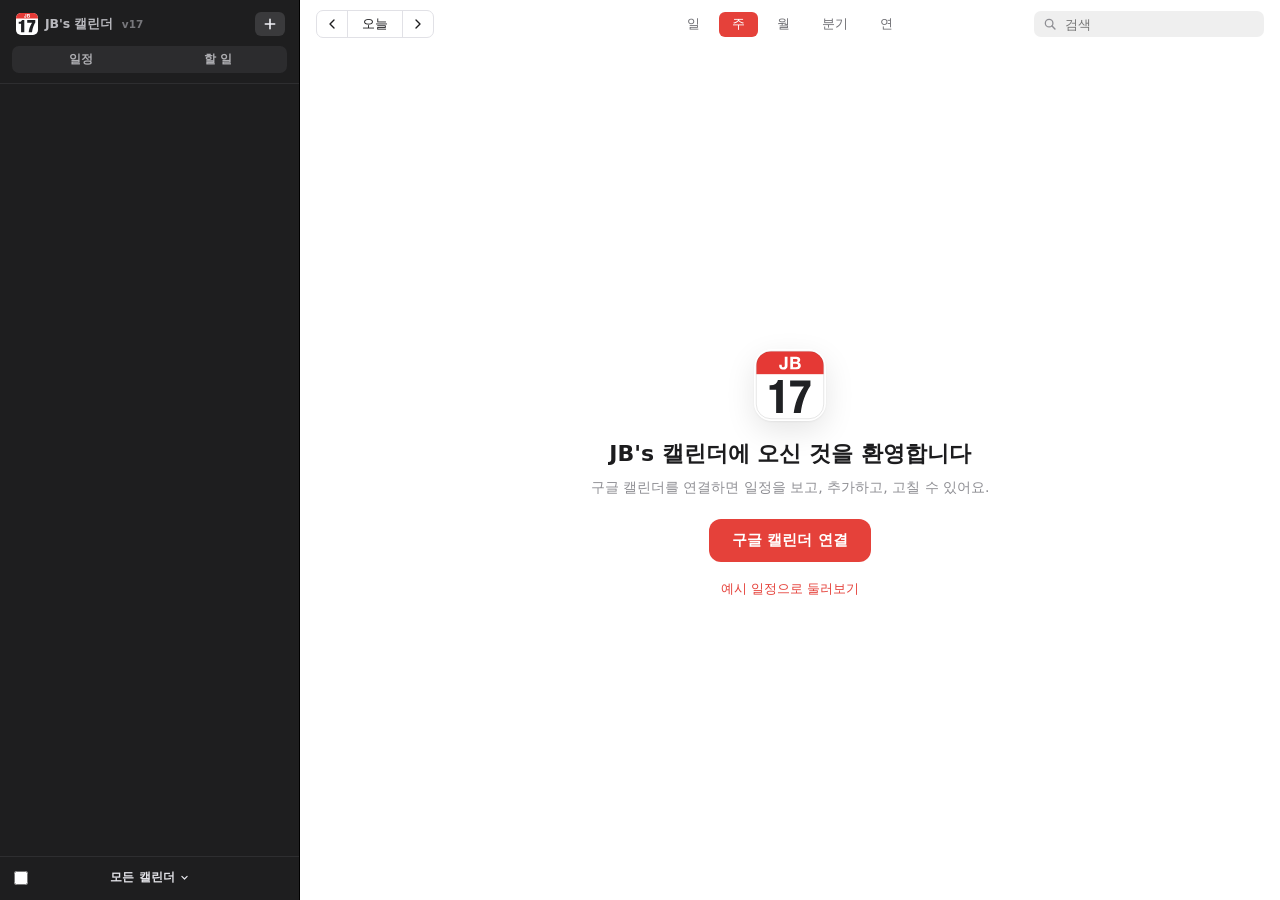
<file: index.html>
<!doctype html>
<html lang="ko">
<head>
  <meta charset="utf-8">
  <meta name="viewport" content="width=device-width, initial-scale=1, viewport-fit=cover">
  <title>JB's 캘린더</title>
  <meta name="description" content="JB 전용 캘린더">
  <meta name="theme-color" content="#ffffff" media="(prefers-color-scheme: light)">
  <meta name="theme-color" content="#1c1c1e" media="(prefers-color-scheme: dark)">
  <meta name="apple-mobile-web-app-capable" content="yes">
  <meta name="mobile-web-app-capable" content="yes">
  <meta name="apple-mobile-web-app-status-bar-style" content="default">
  <meta name="apple-mobile-web-app-title" content="JB's 캘린더">
  <link rel="manifest" href="manifest.webmanifest">
  <link rel="icon" href="icons/favicon-v14.ico" sizes="any">
  <link rel="icon" href="icons/icon-small-v14.svg" type="image/svg+xml">
  <link rel="icon" href="icons/icon-32-v14.png" sizes="32x32" type="image/png">
  <link rel="icon" href="icons/icon-16-v14.png" sizes="16x16" type="image/png">
  <link rel="apple-touch-icon" sizes="180x180" href="icons/apple-touch-icon-v14.png">
  <link rel="stylesheet" href="css/styles.css">
  <script>
    // 글자 크기(이 기기 설정)를 첫 화면부터 적용한다. 설정이 없으면 기본(1배) = JB 폰과 같은 크기
    try { var fs = parseFloat(localStorage.getItem('nanal.textScale')); if (fs > 0.5 && fs < 2) document.documentElement.style.setProperty('--fs', fs); } catch (e) {}
  </script>
</head>
<body>
  <div class="app" id="app">
    <!-- 빠른 입력: 데스크톱은 왼쪽 위 ＋ 아래에 뜨는 작은 창, 휴대폰은 아래에서 올라오는 시트 -->
    <header class="topbar" id="quickPop">
      <div class="qsheet" id="quickSheet" role="dialog" aria-label="새 일정 빠른 입력">
        <div class="qs-grab"></div>
        <div class="qs-head">
          <button type="button" class="qs-btn" id="qsCancel">취소</button>
          <strong>새 일정</strong>
          <button type="submit" class="qs-btn strong" id="qsAdd" form="quickForm">추가</button>
        </div>
        <form class="quick" id="quickForm" autocomplete="off">
          <svg class="quick-icon" viewBox="0 0 24 24" width="18" height="18"><path d="M12 5v14M5 12h14" stroke="currentColor" stroke-width="2.2" stroke-linecap="round"/></svg>
          <input id="quick" type="text" enterkeyhint="done"
            placeholder="빠른 입력: 내일 오후 3시 팀 회의 @본관 /업무" aria-label="자연어로 일정 추가">
          <button type="button" class="qs-paste" id="qsPaste" hidden title="클립보드 글 붙여넣기">붙여넣기</button>
          <div class="quick-preview" id="quickPreview" hidden></div>
        </form>
        <p class="qs-hint">예) 내일 오후 3시 팀 회의 @본관 /업무 · 매주 월수금 9시 스탠드업 · 격주 금요일 3시 보고 12월 31일까지 · 내일 2시 면담 알림 10분 전 · 할 일: 보고서 제출</p>
        <div class="qs-tpl" id="qsTpl" hidden></div>
      </div>
      <div class="account" id="account">
        <span class="badge" id="modeBadge" hidden>데모</span>
        <button class="btn ghost" id="authBtn" type="button">구글 연결</button>
      </div>
    </header>
    <div class="qs-scrim" id="qsScrim"></div>

    <!-- 데스크톱: 왼쪽 막대. 휴대폰: ☰ 로 여는 캘린더·설정 시트 -->
    <aside class="sidebar" id="sidebar">
      <!-- 데스크톱 왼쪽 어두운 막대: 앱 이름 + ＋ / 큰 연·월 + 미니 달력 / 날짜별 일정 / 캘린더 묶음 -->
      <div class="sb-top">
        <div class="brand">
          <img src="icons/icon-small-v14.svg" alt="" width="22" height="22">
          <span id="appName">JB's 캘린더</span> <span class="ver-tag" data-ver></span>
        </div>
        <button class="sb-plus" id="plusBtn" type="button" aria-label="새 일정 빠른 입력" title="새 일정 빠른 입력 (N)">
          <svg viewBox="0 0 24 24" width="16" height="16"><path d="M12 5v14M5 12h14" stroke="currentColor" stroke-width="2.4" stroke-linecap="round"/></svg>
        </button>
      </div>
      <div class="m-menu-head">
        <strong>캘린더</strong>
        <button type="button" class="qs-btn strong" id="menuDone">완료</button>
      </div>
      <div class="m-menu-acts">
        <button type="button" id="mTodayBtn">오늘로 이동</button>
        <button type="button" id="mViewBtn">3일 보기</button>
        <button type="button" id="mDayBtn">일 보기</button>
        <button type="button" id="mTasksBtn">할 일</button>
      </div>
      <section class="mini" id="mini"></section>
      <!-- 데스크톱 왼쪽: 날짜별 일정 / 할 일 목록 바꾸기 -->
      <div class="sb-tabs" id="sbTabs" role="tablist">
        <button type="button" id="sbEvTab" data-sbtab="ev" role="tab">일정</button>
        <button type="button" id="sbTasksTab" data-sbtab="tasks" role="tab">할 일</button>
      </div>
      <section class="upcoming">
        <h2 class="side-h">다가오는 일정</h2>
        <div id="upcoming"></div>
      </section>
      <section class="sb-tasks tp-host" id="sbTasks" aria-label="할 일" hidden></section>
      <section class="cals" id="calsPanel">
        <h2 class="side-h">캘린더</h2>
        <div class="acct-slot" id="acctSlot"></div>
        <div id="calList"></div>
        <div class="cal-set">
          <label class="cs-row">주 시작
            <select id="weekStartSel">
              <option value="1">월요일</option>
              <option value="0">일요일</option>
            </select>
          </label>
          <label class="cs-row">기본 캘린더 <select id="defCalSel" aria-label="새 일정 기본 캘린더"></select></label>
          <label class="cs-row">기본 길이
            <select id="defDurSel" aria-label="새 일정 기본 길이">
              <option value="15">15분</option><option value="30">30분</option><option value="60">1시간</option>
              <option value="90">1시간 30분</option><option value="120">2시간</option>
            </select>
          </label>
          <label class="cs-row">주 번호 표시 <input type="checkbox" id="weekNumChk"></label>
          <label class="cs-row">글자 크기
            <select id="textScaleSel" aria-label="글자 크기(이 기기)">
              <option value="0.9">작게</option><option value="1">보통(기본)</option><option value="1.1">크게</option><option value="1.2">아주 크게</option>
            </select>
          </label>
          <div class="cs-row">버전 <span class="cs-ver"><span data-ver></span> <span id="verState"></span></span></div>
          <div class="cs-btns"><button type="button" class="link-btn" id="updCheck">새 버전 확인</button><button type="button" class="link-btn" id="viewReset" hidden>보기 설정 기본값으로</button></div>
          <label class="cs-row">이 기기 알림 <input type="checkbox" id="notifChk"></label>
          <div class="cs-btns" id="notifMore" hidden><button type="button" class="link-btn" id="notifTest">시험 알림</button><button type="button" class="link-btn" id="notifCals">캘린더별 알림 끄기…</button></div>
          <label class="cs-row">출발지 <input type="text" id="originIn" placeholder="비우면 현재 위치" aria-label="이동 시간 출발지"></label>
          <div class="cs-btns"><button type="button" class="link-btn" id="calManage">캘린더 추가·구독…</button><button type="button" class="link-btn" id="featBtn">구글 추가 권한…</button></div>
          <div class="cs-row cs-sets">캘린더 묶음
            <select id="setSel" aria-label="캘린더 묶음"></select>
          </div>
          <div class="cs-btns"><button type="button" class="link-btn" id="setSave">지금 켠 캘린더를 묶음으로 저장</button><button type="button" class="link-btn" id="setDel" hidden>이 묶음 지우기</button></div>
          <button type="button" class="link-btn" id="unhideBtn" hidden></button>
        </div>
      </section>
      <div class="sb-foot">
        <input type="checkbox" id="allCals" aria-label="모든 캘린더 보기">
        <button type="button" class="sb-set" id="calSetBtn" aria-haspopup="true"><span id="calSetLabel">모든 캘린더</span> <svg viewBox="0 0 12 12" width="9" height="9"><path d="M2.5 4.5 6 8l3.5-3.5" fill="none" stroke="currentColor" stroke-width="1.6" stroke-linecap="round" stroke-linejoin="round"/></svg></button>
      </div>
    </aside>

    <main class="main">
      <!-- 휴대폰 위쪽: 큰 연·월 제목(누르면 오늘로) + 월 달력(손잡이로 한 주까지 접힘) -->
      <div class="m-head">
        <button class="m-month" id="monthToggle" aria-label="오늘로 이동"><span id="mTitle"></span></button>
        <span class="ver-tag" data-ver></span>
      </div>
      <div class="ticker" id="ticker"></div>

      <div class="toolbar">
        <div class="nav">
          <button class="icon-btn" id="prevBtn" aria-label="이전">
            <svg viewBox="0 0 24 24" width="20" height="20"><path d="M15 6l-6 6 6 6" fill="none" stroke="currentColor" stroke-width="2" stroke-linecap="round" stroke-linejoin="round"/></svg>
          </button>
          <button class="btn" id="todayBtn">오늘</button>
          <button class="icon-btn" id="nextBtn" aria-label="다음">
            <svg viewBox="0 0 24 24" width="20" height="20"><path d="M9 6l6 6-6 6" fill="none" stroke="currentColor" stroke-width="2" stroke-linecap="round" stroke-linejoin="round"/></svg>
          </button>
        </div>
        <h1 class="title" id="title"></h1>
        <div class="seg" id="viewSeg" role="tablist">
          <button data-view="day">일</button>
          <button data-view="week">주</button>
          <button data-view="month">월</button>
          <button data-view="quarter">분기</button>
          <button data-view="year">연</button>
        </div>
        <div class="d-search" id="dSearchBox">
          <label class="ds-box">
            <svg viewBox="0 0 24 24" width="14" height="14"><circle cx="10.5" cy="10.5" r="6.5" fill="none" stroke="currentColor" stroke-width="2.2"/><path d="M15.5 15.5l5 5" stroke="currentColor" stroke-width="2.4" stroke-linecap="round"/></svg>
            <input id="dSearch" type="search" placeholder="검색" aria-label="일정 검색" autocomplete="off">
          </label>
          <div class="ds-pop" id="dSearchPop" hidden><div class="ds-list" id="dSearchList"></div></div>
        </div>
      </div>
      <div class="banner" id="banner" hidden></div>
      <div class="banner ask" id="askBanner" hidden>
        <span>할 일(Google Tasks)을 보려면 구글 권한을 한 번 더 허용해 주세요.</span>
        <span class="ask-btns"><button type="button" class="btn small primary" data-act="tasks-consent">허용하기</button><button type="button" class="btn small ghost" data-act="tasks-later">나중에</button></span>
      </div>
      <div class="view" id="view"></div>

    </main>

    <!-- 휴대폰 아래 떠 있는 막대: ☰ 캘린더·설정 / 새 일정 빠른 입력 / 검색 · 새 일정 편집 -->
    <nav class="m-bar" id="mBar">
      <button class="mb-round" id="menuBtn" aria-label="캘린더·설정">
        <svg viewBox="0 0 24 24" width="24" height="24"><path d="M4 7h16M4 12h16M4 17h16" stroke="currentColor" stroke-width="2" stroke-linecap="round"/></svg>
      </button>
      <button class="mb-pill mb-quick" id="quickBtn"><span>새 일정…</span></button>
      <div class="mb-pill mb-pair">
        <button id="searchBtn" aria-label="일정 검색">
          <svg viewBox="0 0 24 24" width="25" height="25"><circle cx="10.5" cy="10.5" r="6.5" fill="none" stroke="currentColor" stroke-width="2"/><path d="M15.5 15.5l5 5" stroke="currentColor" stroke-width="2.2" stroke-linecap="round"/></svg>
        </button>
        <button id="addBtn" aria-label="새 일정 만들기">
          <svg viewBox="0 0 24 24" width="25" height="25"><path d="M12 4.5v15M4.5 12h15" stroke="currentColor" stroke-width="2.1" stroke-linecap="round"/></svg>
        </button>
      </div>
    </nav>

    <div class="m-search" id="searchSheet" role="dialog" aria-label="일정 검색">
      <div class="ms-head">
        <label class="ms-box">
          <svg viewBox="0 0 24 24" width="18" height="18"><circle cx="10.5" cy="10.5" r="6.5" fill="none" stroke="currentColor" stroke-width="2"/><path d="M15.5 15.5l5 5" stroke="currentColor" stroke-width="2.2" stroke-linecap="round"/></svg>
          <input id="searchInput" type="search" enterkeyhint="search" placeholder="제목·장소·메모 검색" aria-label="일정 검색" autocomplete="off">
        </label>
        <button type="button" class="qs-btn" id="searchCancel">취소</button>
      </div>
      <div class="ms-list ag-main m-list" id="searchList"></div>
    </div>

    <!-- 휴대폰 할 일 화면(☰ → 할 일). 내용은 데스크톱 왼쪽 「할 일」과 같은 tp-host 로 그린다 -->
    <div class="m-tasks" id="tasksSheet" role="dialog" aria-label="할 일">
      <div class="mt-head">
        <strong>할 일</strong>
        <button type="button" class="qs-btn strong" id="tasksDone">완료</button>
      </div>
      <div class="mt-body tp-host" id="tasksBody"></div>
    </div>
  </div>

  <dialog class="editor" id="editor">
    <form method="dialog" id="editorForm">
      <div class="ed-head">
        <span class="ed-dot" id="edDot"></span>
        <input name="title" class="ed-title" placeholder="제목" required>
      </div>
      <p class="ed-note ed-parse" id="edParse" hidden></p>
      <p class="ed-note" id="edNote" hidden></p>
      <div class="ed-group">
        <label class="row">캘린더 <select name="calendarId"></select></label>
      </div>
      <div class="ed-group">
        <label class="row switch">종일 <input type="checkbox" name="allDay"></label>
        <div class="row two">
          <span>시작</span>
          <input type="date" name="sDate" required><input type="time" name="sTime" step="300">
        </div>
        <div class="row two">
          <span>종료</span>
          <input type="date" name="eDate" required><input type="time" name="eTime" step="300">
        </div>
        <label class="row">반복 <select name="repeat" aria-label="반복"></select></label>
        <div class="row rep-end" id="edRepEnd" hidden>
          <span>끝</span>
          <span class="rep-end-in">
            <select name="repeatEnd" aria-label="반복 끝"><option value="never">계속</option><option value="until">날짜까지</option><option value="count">횟수</option></select>
            <input type="date" name="repeatUntil" aria-label="반복 끝 날짜"><input type="number" name="repeatCount" min="1" max="730" value="10" aria-label="반복 횟수">
          </span>
        </div>
        <p class="ed-sub" id="edRepText" hidden></p>
        <div class="row al-row"><span>알림</span>
          <div class="alerts" id="edAlerts">
            <select name="reminder" class="al-sel" aria-label="알림">
              <option value="none">없음</option>
              <option value="default">기본</option>
              <option value="0">일정 시작</option>
              <option value="5">5분 전</option>
              <option value="10">10분 전</option>
              <option value="15">15분 전</option>
              <option value="30">30분 전</option>
              <option value="60">1시간 전</option>
              <option value="120">2시간 전</option>
              <option value="1440">1일 전</option>
              <option value="2880">2일 전</option>
              <option value="10080">1주 전</option>
            </select>
            <button type="button" class="link-btn al-add" id="edAlAdd">＋ 알림 추가</button>
          </div>
        </div>
        <label class="row">시간대 <select name="tz" aria-label="시간대"></select></label>
        <p class="ed-sub" id="edTzText" hidden></p>
        <label class="row">표시 <select name="avail" aria-label="바쁨·한가함"><option value="busy">바쁨</option><option value="free">한가함</option></select></label>
      </div>
      <div class="ed-group">
        <label class="row">장소 <input name="location" placeholder="장소 추가"></label>
        <div class="row tv-row" id="edTvRow" hidden><span>이동</span>
          <span class="tv-in"><button type="button" class="link-btn" id="edTvBtn">이동 시간 계산</button><span class="tv-txt" id="edTvTxt"></span></span>
        </div>
        <p class="ed-sub tv-links" id="edTvLinks" hidden></p>
        <label class="row">URL <input name="url" type="url" inputmode="url" placeholder="https://"></label>
        <label class="row col">메모 <textarea name="note" rows="3" placeholder="메모"></textarea></label>
        <div class="row col files-row"><span>첨부</span>
          <div class="file-list" id="edFiles"></div>
          <span class="file-btns"><button type="button" class="link-btn" id="edFileUp">＋ 파일 올리기(구글 드라이브)</button><button type="button" class="link-btn" id="edFileLink">＋ 드라이브 링크 붙이기</button></span>
          <input type="file" id="edFileIn" hidden>
        </div>
      </div>
      <div class="ed-group">
        <div class="row rsvp-row" id="edRsvp" hidden><span>내 응답</span>
          <span class="rsvp-btns"><button type="button" data-rsvp="accepted">수락</button><button type="button" data-rsvp="tentative">미정</button><button type="button" data-rsvp="declined">거절</button></span>
        </div>
        <div class="row col att-row"><span>참석자</span>
          <div class="att-list" id="edAtt"></div>
          <div class="att-in-wrap">
            <input name="attIn" type="text" inputmode="email" enterkeyhint="done" autocomplete="off" placeholder="이름 또는 이메일 넣고 Enter" aria-label="참석자 이름·이메일 추가">
            <div class="att-sug" id="edAttSug" role="listbox" hidden></div>
          </div>
          <button type="button" class="link-btn fb-btn" id="edFbBtn">가용 시간 확인</button>
          <div class="fb" id="edFb" hidden></div>
        </div>
        <label class="row switch" id="edNotifyRow" hidden>참석자에게 메일 보내기 <input type="checkbox" name="notify"></label>
        <label class="row switch" id="edMeetRow">Google Meet 화상회의 추가 <input type="checkbox" name="addMeet"></label>
        <div class="row conf-row" id="edConfRow"><span>Zoom·Teams</span>
          <span class="conf-new"><a class="link-btn" id="edZoomNew" target="_blank" rel="noopener">Zoom 회의 만들기 ↗</a><a class="link-btn" id="edTeamsNew" target="_blank" rel="noopener">Teams 회의 만들기 ↗</a></span>
        </div>
        <p class="ed-sub" id="edConfHint">만든 회의 링크를 URL 칸(또는 메모)에 붙여 넣으면 목록에 「참가」 버튼이 생깁니다.</p>
      </div>
      <a class="ed-link" id="edMeet" target="_blank" rel="noopener" hidden>화상회의 참가 ↗</a>
      <a class="ed-link" id="edUrl" target="_blank" rel="noopener" hidden>URL 열기 ↗</a>
      <a class="ed-link" id="edMap" target="_blank" rel="noopener" hidden>지도에서 보기 ↗</a>
      <a class="ed-link" id="edLink" target="_blank" rel="noopener" hidden>구글 캘린더에서 열기 ↗</a>
      <div class="ed-actions">
        <button type="button" class="btn danger" id="edDelete">삭제</button>
        <span class="spacer"></span>
        <button type="button" class="btn" id="edCancel">취소</button>
        <button type="submit" class="btn primary" id="edSave">저장</button>
      </div>
    </form>
  </dialog>

  <dialog class="editor" id="taskEditor">
    <form method="dialog" id="taskForm">
      <div class="ed-head">
        <span class="tsk-box ed-tbox" id="tfBox" aria-hidden="true"></span>
        <input name="title" class="ed-title" placeholder="할 일" required>
      </div>
      <div class="ed-group">
        <label class="row">목록 <select name="listId"></select></label>
        <label class="row switch">마감일 <input type="checkbox" name="hasDue"></label>
        <label class="row" id="tfDueRow">날짜 <input type="date" name="due"></label>
        <label class="row switch">완료 <input type="checkbox" name="done"></label>
      </div>
      <div class="ed-group">
        <label class="row col">메모 <textarea name="notes" rows="3" placeholder="메모"></textarea></label>
      </div>
      <a class="ed-link" id="tfLink" target="_blank" rel="noopener" hidden>구글 할 일에서 열기 ↗</a>
      <div class="ed-actions">
        <button type="button" class="btn danger" id="tfDelete">삭제</button>
        <span class="spacer"></span>
        <button type="button" class="btn" id="tfCancel">취소</button>
        <button type="submit" class="btn primary" id="tfSave">저장</button>
      </div>
    </form>
  </dialog>

  <!-- 확인·선택 시트: 삭제 확인(반복이면 이 일정만/이후 모두), 길게 누름·「더 보기」 메뉴, 날짜 옮기기 -->
  <dialog class="ask" id="ask" aria-labelledby="askTitle"></dialog>

  <div class="toast" id="toast" hidden></div>
  <div class="upd-bar" id="updBar" role="alert" hidden><span id="updMsg">새 버전이 있습니다</span><button type="button" id="updApply">새 버전 적용</button><button type="button" class="x" id="updLater" aria-label="나중에">✕</button></div>
  <script type="module" src="js/app.js"></script>
</body>
</html>
</file>
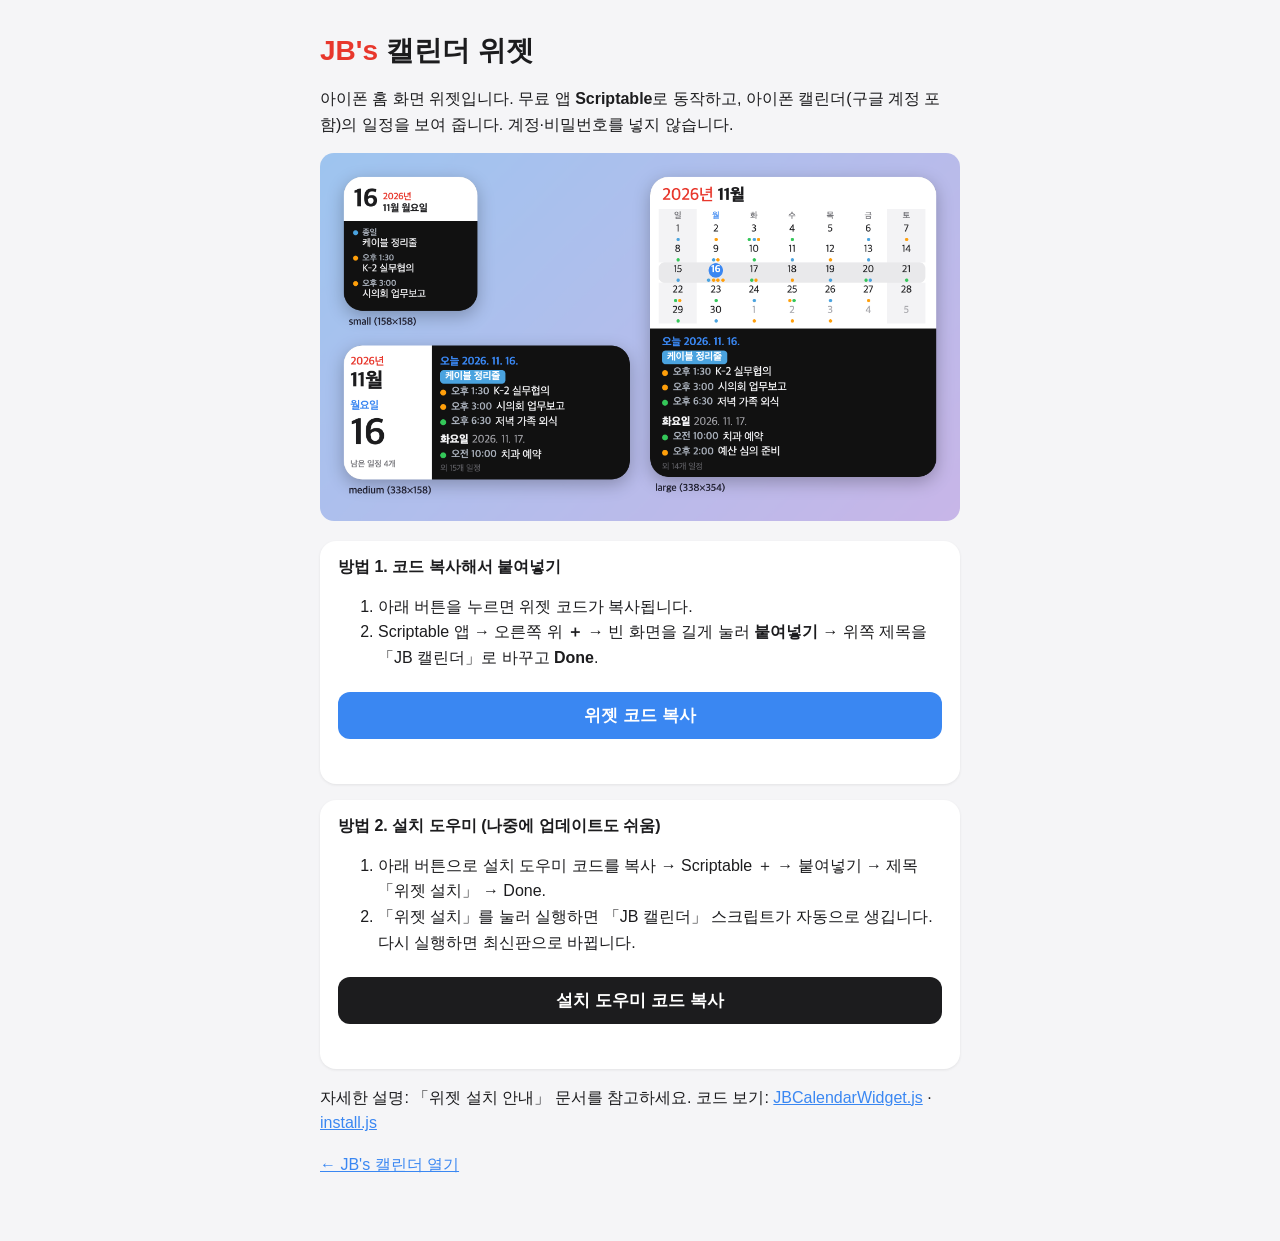
<file: widget/index.html>
<!doctype html>
<html lang="ko">
<head>
<meta charset="utf-8">
<meta name="viewport" content="width=device-width, initial-scale=1">
<title>JB's 캘린더 위젯 설치</title>
<style>
  body { margin: 0; font-family: -apple-system, 'Apple SD Gothic Neo', sans-serif; background: #f5f5f7; color: #1c1c1e; }
  main { max-width: 640px; margin: 0 auto; padding: 24px 18px 48px; }
  h1 { font-size: 28px; margin: 8px 0 4px; } h1 span { color: #e8372c; }
  p, li { line-height: 1.6; font-size: 16px; }
  .card { background: #fff; border-radius: 16px; padding: 16px 18px; margin: 16px 0; box-shadow: 0 1px 3px rgba(0,0,0,.08); }
  button { font: 600 17px -apple-system, sans-serif; color: #fff; background: #3a87f2; border: 0; border-radius: 12px; padding: 12px 18px; width: 100%; margin: 6px 0; }
  button.sub { background: #1c1c1e; }
  .ok { color: #34c759; font-weight: 600; min-height: 1.4em; }
  img { width: 100%; border-radius: 14px; }
  a { color: #3a87f2; }
  @media (prefers-color-scheme: dark) { body { background: #000; color: #f2f2f7; } .card { background: #1c1c1e; } button.sub { background: #3a3a3c; } }
</style>
</head>
<body>
<main>
  <h1><span>JB's</span> 캘린더 위젯</h1>
  <p>아이폰 홈 화면 위젯입니다. 무료 앱 <b>Scriptable</b>로 동작하고, 아이폰 캘린더(구글 계정 포함)의 일정을 보여 줍니다. 계정·비밀번호를 넣지 않습니다.</p>
  <img src="preview.png" alt="위젯 미리보기">
  <div class="card">
    <b>방법 1. 코드 복사해서 붙여넣기</b>
    <ol>
      <li>아래 버튼을 누르면 위젯 코드가 복사됩니다.</li>
      <li>Scriptable 앱 → 오른쪽 위 <b>＋</b> → 빈 화면을 길게 눌러 <b>붙여넣기</b> → 위쪽 제목을 「JB 캘린더」로 바꾸고 <b>Done</b>.</li>
    </ol>
    <button id="copyMain">위젯 코드 복사</button>
    <div class="ok" id="msgMain"></div>
  </div>
  <div class="card">
    <b>방법 2. 설치 도우미 (나중에 업데이트도 쉬움)</b>
    <ol>
      <li>아래 버튼으로 설치 도우미 코드를 복사 → Scriptable ＋ → 붙여넣기 → 제목 「위젯 설치」 → Done.</li>
      <li>「위젯 설치」를 눌러 실행하면 「JB 캘린더」 스크립트가 자동으로 생깁니다. 다시 실행하면 최신판으로 바뀝니다.</li>
    </ol>
    <button class="sub" id="copyInst">설치 도우미 코드 복사</button>
    <div class="ok" id="msgInst"></div>
  </div>
  <p>자세한 설명: 「위젯 설치 안내」 문서를 참고하세요. 코드 보기: <a href="JBCalendarWidget.js">JBCalendarWidget.js</a> · <a href="install.js">install.js</a></p>
  <p><a href="../">← JB's 캘린더 열기</a></p>
</main>
<script>
  const texts = {};
  const load = (f) => fetch(f + '?t=' + Date.now(), { cache: 'no-store' }).then((r) => r.text()).then((t) => { texts[f] = t; });
  const ready = Promise.all([load('JBCalendarWidget.js'), load('install.js')]);
  async function copy(f, msg) {
    const el = document.getElementById(msg);
    try {
      // 아이폰 사파리는 누른 순간에 바로 복사해야 해서, 이미 받아 둔 글을 기다림 없이 넘긴다
      if (!texts[f]) await ready;
      await navigator.clipboard.writeText(texts[f]);
      el.textContent = '복사했습니다. 이제 Scriptable에서 붙여넣으세요.';
    } catch (e) {
      el.textContent = '복사가 안 되면 아래 「코드 보기」를 열어 전체 선택 → 복사하세요.';
    }
  }
  document.getElementById('copyMain').onclick = () => copy('JBCalendarWidget.js', 'msgMain');
  document.getElementById('copyInst').onclick = () => copy('install.js', 'msgInst');
</script>
</body>
</html>
</file>
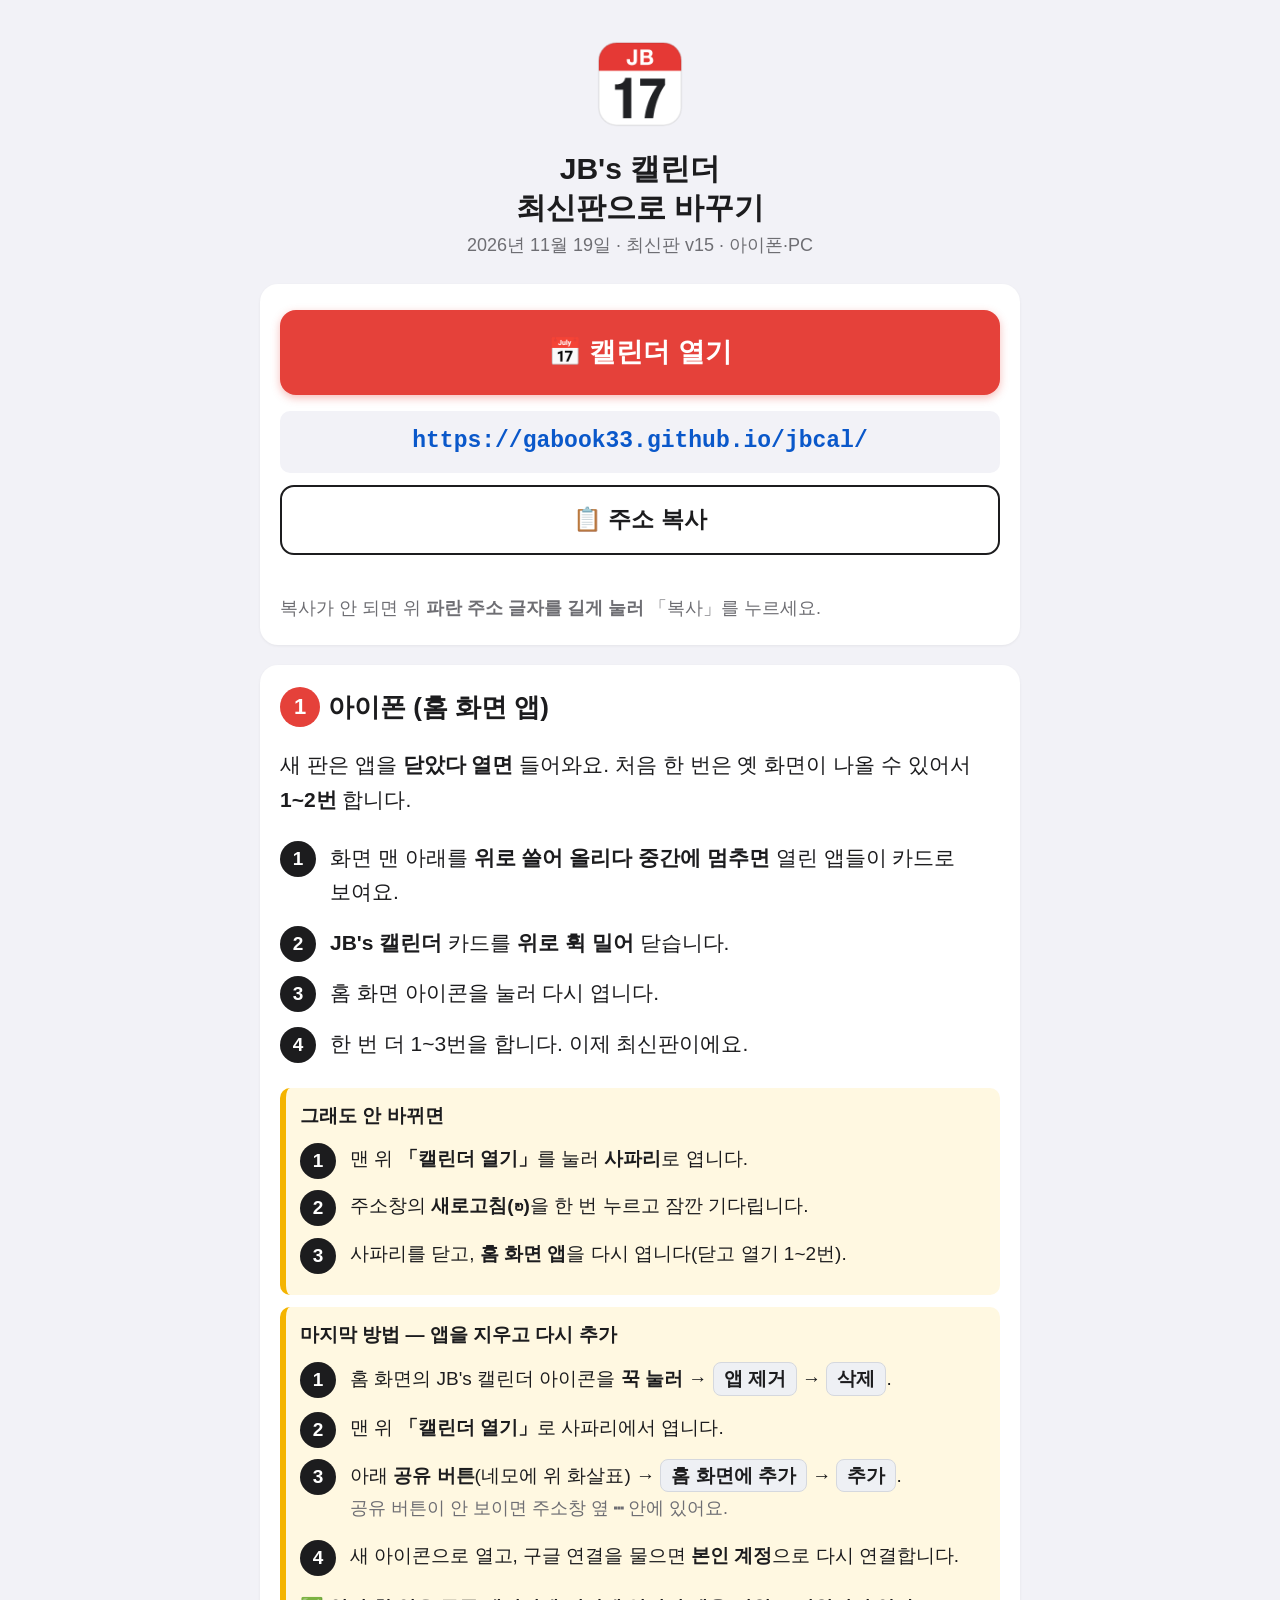
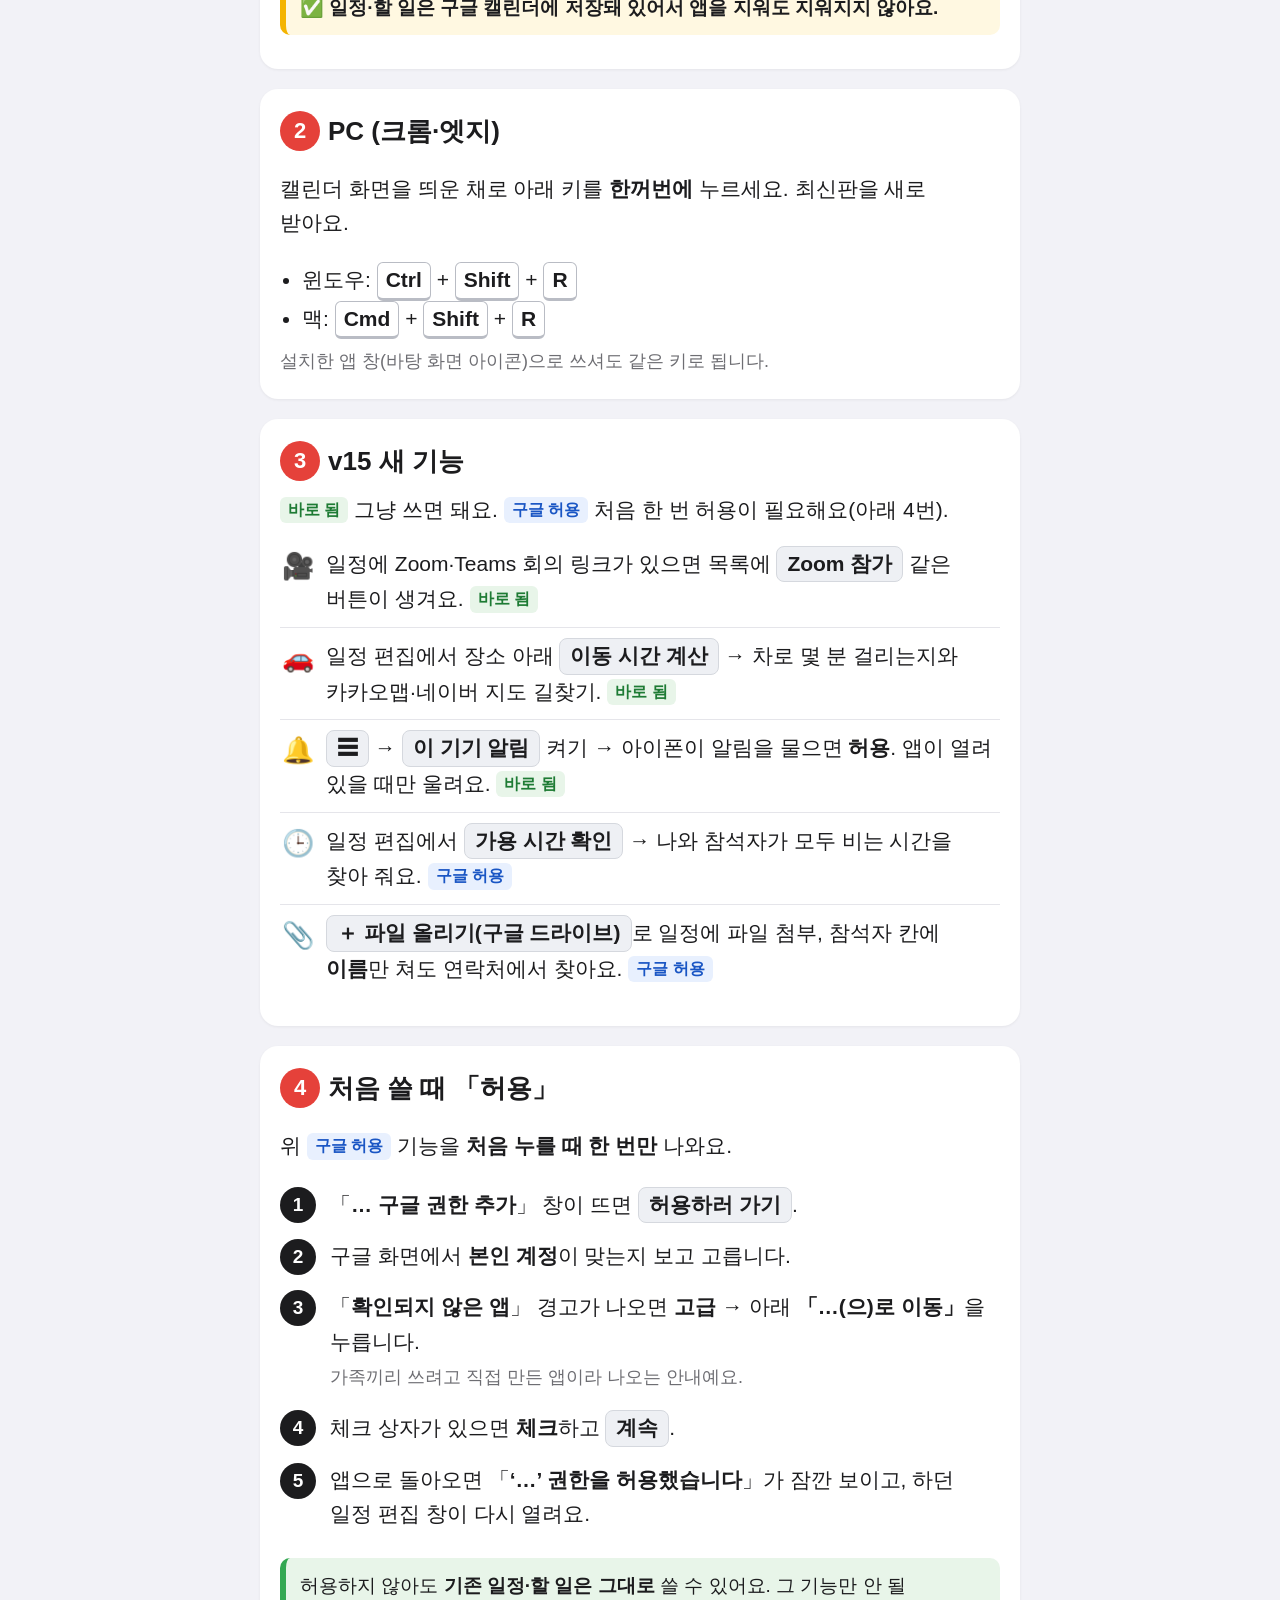
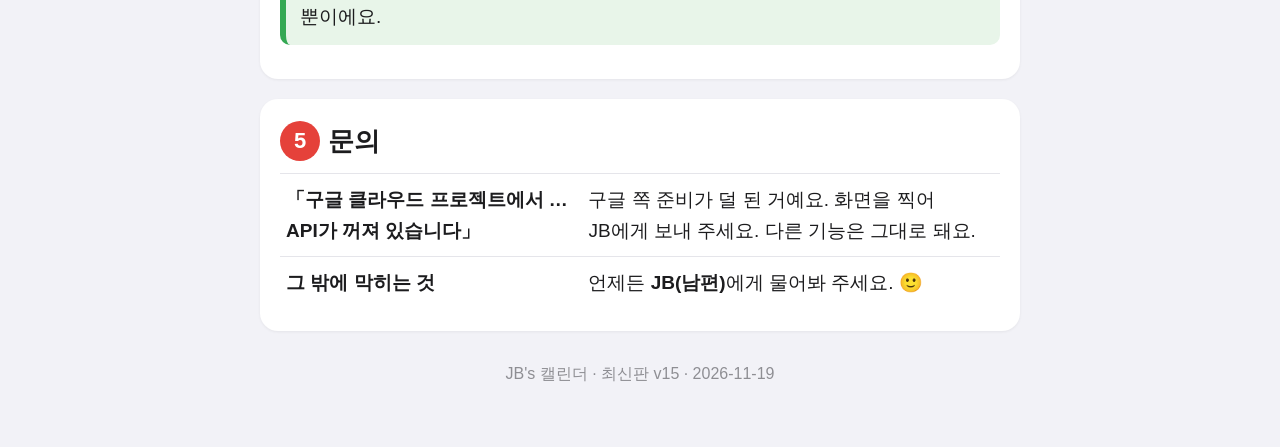
<file: guide-update.html>
<!doctype html>
<html lang="ko">
<head>
<meta charset="utf-8">
<meta name="viewport" content="width=device-width, initial-scale=1">
<meta name="robots" content="noindex">
<title>JB's 캘린더 최신판으로 바꾸기</title>
<style>
  html { -webkit-text-size-adjust: 100%; text-size-adjust: 100%; }
  body { margin: 0; background: #f2f2f7; color: #1c1c1e;
         font-family: -apple-system, BlinkMacSystemFont, "Apple SD Gothic Neo", "Malgun Gothic", "맑은 고딕", sans-serif;
         font-size: 21px; line-height: 1.65; word-break: keep-all; overflow-wrap: break-word; }
  main { max-width: 760px; margin: 0 auto; padding: 18px 16px 60px; }
  header.top { text-align: center; padding: 22px 8px 4px; }
  header.top img { width: 88px; height: 88px; border-radius: 20px; }
  h1 { font-size: 30px; line-height: 1.3; margin: 10px 0 4px; }
  .date { color: #6e6e73; font-size: 18px; margin: 0; }
  section { background: #fff; border-radius: 18px; padding: 22px 20px; margin: 20px 0; box-shadow: 0 1px 3px rgba(0,0,0,.06); }
  h2 { font-size: 26px; line-height: 1.35; margin: 0 0 12px; }
  h2 .no { display: inline-block; min-width: 40px; height: 40px; line-height: 40px; text-align: center; border-radius: 20px;
           background: #e5413a; color: #fff; font-size: 22px; margin-right: 8px; vertical-align: 2px; }
  ol.steps { list-style: none; counter-reset: s; padding: 0; margin: 10px 0; }
  ol.steps > li { counter-increment: s; position: relative; padding: 2px 0 14px 50px; }
  ol.steps > li::before { content: counter(s); position: absolute; left: 0; top: 2px; width: 36px; height: 36px; line-height: 36px;
           text-align: center; border-radius: 50%; background: #1c1c1e; color: #fff; font-weight: 700; font-size: 19px; }
  .btn { display: inline-block; padding: 0 10px; border-radius: 8px; background: #eef0f4; border: 1px solid #d5d8de; font-weight: 700; }
  .key { display: inline-block; padding: 0 8px; border-radius: 6px; background: #fff; border: 1px solid #b9bcc4; border-bottom-width: 3px; font-weight: 700; font-family: inherit; }
  .note { background: #fff8e1; border-left: 6px solid #f4b400; border-radius: 10px; padding: 12px 14px; margin: 12px 0; font-size: 19px; }
  .ok { background: #e8f5e9; border-left: 6px solid #34a853; border-radius: 10px; padding: 12px 14px; margin: 12px 0; font-size: 19px; }
  .sub { font-size: 18px; color: #6e6e73; }
  /* 맨 위: 열기·복사 */
  .hero { text-align: center; }
  a.open { display: block; background: #e5413a; color: #fff; text-decoration: none; font-size: 27px; font-weight: 800;
           padding: 20px 12px; border-radius: 16px; margin: 4px 0 16px; box-shadow: 0 3px 8px rgba(229,65,58,.35); }
  a.open:active { transform: scale(.98); }
  .addr { font-family: ui-monospace, Menlo, Consolas, monospace; font-size: 23px; font-weight: 700; color: #0a58ca; background: #f2f2f7;
          border-radius: 10px; padding: 12px 8px; word-break: break-all; user-select: all; -webkit-user-select: all; -webkit-touch-callout: default; }
  button.copy { margin-top: 12px; width: 100%; font: inherit; font-size: 23px; font-weight: 700; padding: 14px 10px; border-radius: 14px;
                border: 2px solid #1c1c1e; background: #fff; color: #1c1c1e; cursor: pointer; }
  button.copy.done { border-color: #34a853; background: #e8f5e9; color: #1e7b34; }
  #copyMsg { min-height: 1.2em; margin: 10px 0 0; font-size: 19px; }
  #copyMsg.fail { color: #b3261e; font-weight: 700; }
  ul.feat { list-style: none; padding: 0; margin: 8px 0; }
  ul.feat li { padding: 10px 0 10px 46px; position: relative; border-top: 1px solid #e5e5ea; }
  ul.feat li:first-child { border-top: 0; }
  ul.feat .ic { position: absolute; left: 2px; top: 9px; font-size: 26px; }
  .tag { display: inline-block; font-size: 16px; padding: 0 8px; border-radius: 6px; font-weight: 700; vertical-align: 2px; white-space: nowrap; }
  .tag.now { background: #e8f5e9; color: #1e7b34; }
  .tag.ask { background: #e8f0fe; color: #1a56c4; }
  table.trouble { width: 100%; border-collapse: collapse; font-size: 19px; }
  table.trouble td { border-top: 1px solid #e5e5ea; padding: 10px 6px; vertical-align: top; }
  table.trouble td:first-child { width: 42%; font-weight: 700; }
  footer { text-align: center; color: #8e8e93; font-size: 16px; margin-top: 30px; }
  @media (max-width: 480px) { body { font-size: 20px; } h1 { font-size: 27px; } h2 { font-size: 24px; } section { padding: 18px 14px; } .addr { font-size: 20px; } }
</style>
</head>
<body>
<main>

<header class="top">
  <img src="[data-uri]" alt="JB's 캘린더 아이콘">
  <h1>JB's 캘린더<br>최신판으로 바꾸기</h1>
  <p class="date">2026년 11월 19일 · 최신판 v15 · 아이폰·PC</p>
</header>

<section class="hero" id="top">
  <a class="open" href="https://gabook33.github.io/jbcal/" target="_blank" rel="noopener">📅 캘린더 열기</a>
  <div class="addr" id="addr">https://gabook33.github.io/jbcal/</div>
  <button type="button" class="copy" id="copyBtn">📋 주소 복사</button>
  <p id="copyMsg" role="status" aria-live="polite"></p>
  <p class="sub" style="margin:6px 0 0;text-align:left">복사가 안 되면 위 <b>파란 주소 글자를 길게 눌러</b> 「복사」를 누르세요.</p>
</section>

<section id="s1">
  <h2><span class="no">1</span>아이폰 (홈 화면 앱)</h2>
  <p>새 판은 앱을 <b>닫았다 열면</b> 들어와요. 처음 한 번은 옛 화면이 나올 수 있어서 <b>1~2번</b> 합니다.</p>
  <ol class="steps">
    <li>화면 맨 아래를 <b>위로 쓸어 올리다 중간에 멈추면</b> 열린 앱들이 카드로 보여요.</li>
    <li><b>JB's 캘린더</b> 카드를 <b>위로 휙 밀어</b> 닫습니다.</li>
    <li>홈 화면 아이콘을 눌러 다시 엽니다.</li>
    <li>한 번 더 1~3번을 합니다. 이제 최신판이에요.</li>
  </ol>

  <div class="note"><b>그래도 안 바뀌면</b>
    <ol class="steps" style="margin-bottom:0">
      <li>맨 위 <b>「캘린더 열기」</b>를 눌러 <b>사파리</b>로 엽니다.</li>
      <li>주소창의 <b>새로고침(↻)</b>을 한 번 누르고 잠깐 기다립니다.</li>
      <li>사파리를 닫고, <b>홈 화면 앱</b>을 다시 엽니다(닫고 열기 1~2번).</li>
    </ol>
  </div>

  <div class="note"><b>마지막 방법 — 앱을 지우고 다시 추가</b>
    <ol class="steps" style="margin-bottom:0">
      <li>홈 화면의 JB's 캘린더 아이콘을 <b>꾹 눌러</b> → <span class="btn">앱 제거</span> → <span class="btn">삭제</span>.</li>
      <li>맨 위 <b>「캘린더 열기」</b>로 사파리에서 엽니다.</li>
      <li>아래 <b>공유 버튼</b>(네모에 위 화살표) → <span class="btn">홈 화면에 추가</span> → <span class="btn">추가</span>.<br><span class="sub">공유 버튼이 안 보이면 주소창 옆 <b>⋯</b> 안에 있어요.</span></li>
      <li>새 아이콘으로 열고, 구글 연결을 물으면 <b>본인 계정</b>으로 다시 연결합니다.</li>
    </ol>
    <p style="margin:6px 0 0">✅ <b>일정·할 일은 구글 캘린더에 저장돼 있어서 앱을 지워도 지워지지 않아요.</b></p>
  </div>
</section>

<section id="s2">
  <h2><span class="no">2</span>PC (크롬·엣지)</h2>
  <p>캘린더 화면을 띄운 채로 아래 키를 <b>한꺼번에</b> 누르세요. 최신판을 새로 받아요.</p>
  <ul style="padding-left:22px;margin:8px 0">
    <li>윈도우: <span class="key">Ctrl</span> + <span class="key">Shift</span> + <span class="key">R</span></li>
    <li>맥: <span class="key">Cmd</span> + <span class="key">Shift</span> + <span class="key">R</span></li>
  </ul>
  <p class="sub" style="margin:0">설치한 앱 창(바탕 화면 아이콘)으로 쓰셔도 같은 키로 됩니다.</p>
</section>

<section id="s3">
  <h2><span class="no">3</span>v15 새 기능</h2>
  <p style="margin:0 0 4px"><span class="tag now">바로 됨</span> 그냥 쓰면 돼요. <span class="tag ask">구글 허용</span> 처음 한 번 허용이 필요해요(아래 4번).</p>
  <ul class="feat">
    <li><span class="ic">🎥</span>일정에 Zoom·Teams 회의 링크가 있으면 목록에 <span class="btn">Zoom 참가</span> 같은 버튼이 생겨요. <span class="tag now">바로 됨</span></li>
    <li><span class="ic">🚗</span>일정 편집에서 장소 아래 <span class="btn">이동 시간 계산</span> → 차로 몇 분 걸리는지와 카카오맵·네이버 지도 길찾기. <span class="tag now">바로 됨</span></li>
    <li><span class="ic">🔔</span><span class="btn">☰</span> → <span class="btn">이 기기 알림</span> 켜기 → 아이폰이 알림을 물으면 <b>허용</b>. 앱이 열려 있을 때만 울려요. <span class="tag now">바로 됨</span></li>
    <li><span class="ic">🕒</span>일정 편집에서 <span class="btn">가용 시간 확인</span> → 나와 참석자가 모두 비는 시간을 찾아 줘요. <span class="tag ask">구글 허용</span></li>
    <li><span class="ic">📎</span><span class="btn">＋ 파일 올리기(구글 드라이브)</span>로 일정에 파일 첨부, 참석자 칸에 <b>이름</b>만 쳐도 연락처에서 찾아요. <span class="tag ask">구글 허용</span></li>
  </ul>
</section>

<section id="s4">
  <h2><span class="no">4</span>처음 쓸 때 「허용」</h2>
  <p>위 <span class="tag ask">구글 허용</span> 기능을 <b>처음 누를 때 한 번만</b> 나와요.</p>
  <ol class="steps">
    <li>「<b>… 구글 권한 추가</b>」 창이 뜨면 <span class="btn">허용하러 가기</span>.</li>
    <li>구글 화면에서 <b>본인 계정</b>이 맞는지 보고 고릅니다.</li>
    <li>「<b>확인되지 않은 앱</b>」 경고가 나오면 <b>고급</b> → 아래 <b>「…(으)로 이동」</b>을 누릅니다.<br><span class="sub">가족끼리 쓰려고 직접 만든 앱이라 나오는 안내예요.</span></li>
    <li>체크 상자가 있으면 <b>체크</b>하고 <span class="btn">계속</span>.</li>
    <li>앱으로 돌아오면 「<b>‘…’ 권한을 허용했습니다</b>」가 잠깐 보이고, 하던 일정 편집 창이 다시 열려요.</li>
  </ol>
  <div class="ok">허용하지 않아도 <b>기존 일정·할 일은 그대로</b> 쓸 수 있어요. 그 기능만 안 될 뿐이에요.</div>
</section>

<section id="s5">
  <h2><span class="no">5</span>문의</h2>
  <table class="trouble">
    <tr><td>「구글 클라우드 프로젝트에서 … API가 꺼져 있습니다」</td><td>구글 쪽 준비가 덜 된 거예요. 화면을 찍어 JB에게 보내 주세요. 다른 기능은 그대로 돼요.</td></tr>
    <tr><td>그 밖에 막히는 것</td><td>언제든 <b>JB(남편)</b>에게 물어봐 주세요. 🙂</td></tr>
  </table>
</section>

<footer>JB's 캘린더 · 최신판 v15 · 2026-11-19</footer>
</main>
<script>
(function () {
  var URL_ = 'https://gabook33.github.io/jbcal/';
  var btn = document.getElementById('copyBtn'), msg = document.getElementById('copyMsg'), addr = document.getElementById('addr');
  function ok() { btn.classList.add('done'); btn.textContent = '✅ 복사했어요'; msg.className = ''; msg.textContent = '사파리 주소창에 붙여 넣으세요.'; }
  function fail() {
    msg.className = 'fail'; msg.textContent = '자동 복사가 안 됐어요. 위 파란 주소를 길게 눌러 「복사」를 누르세요.';
    try { var r = document.createRange(); r.selectNodeContents(addr); var s = window.getSelection(); s.removeAllRanges(); s.addRange(r); } catch (e) {}
  }
  btn.addEventListener('click', function () {
    if (navigator.clipboard && window.isSecureContext) navigator.clipboard.writeText(URL_).then(ok, fail);
    else fail();
  });
})();
</script>
</body>
</html>
</file>
<file: css/styles.css>
/* JB's 캘린더 — 화면 스타일. 밝은/어두운 모드 모두 지원
   휴대폰: 위 밝은 월 달력(점 표시, 손잡이로 한 주까지 접힘) + 아래 어두운 날짜별 목록 + 떠 있는 아래 막대.
   데스크톱: 왼쪽 어두운 막대(큰 연·월, 미니 달력, 날짜별 일정, 캘린더 묶음) + 오른쪽 밝은 달력(일·주·월·분기·연). */
:root {
  --bg: #ffffff;
  --panel: #ffffff;
  --side: #f5f5f7;
  --grouped: #f2f2f7;
  --card: #ffffff;
  --band: #f7f7f9;
  --line: #e1e1e6;
  --line-soft: #ececf0;
  --text: #1c1c1e;
  --muted: #8e8e93;
  --accent: #e5413a;
  --accent-ink: #ffffff;
  --accent-soft: #fdebea;
  --now: #e5413a;
  --sun: #e5413a;
  --sat: #2f78f0;
  --shadow: 0 1px 2px rgb(0 0 0 / .05), 0 10px 30px rgb(0 0 0 / .10);
  --hair: .5px;
  --r: 12px;
  --sidebar: 280px;
  --tabbar: 52px;
  color-scheme: light dark;
  font-family: -apple-system, BlinkMacSystemFont, "Apple SD Gothic Neo", Pretendard, "Malgun Gothic", "Noto Sans KR", system-ui, sans-serif;
  -webkit-font-smoothing: antialiased;
  -webkit-tap-highlight-color: transparent;
}
/* 휴대폰 화면 색: 위 달력은 밝게, 아래 목록은 늘 어둡게 */
:root {
  --m-red: #e8372c; --m-blue: #3a87f2; --m-sel: #1c1c1e; --m-sel-ink: #fff; --m-other: #a5a5aa; --m-wkend: #f3f3f5; --m-band: #e9e9eb;
  --m-grab: #8a8a8e; --m-bg: #111111; --m-sep: #2a2a2c; --m-gray: #a1a1a6; --m-time: #a9b0bb;
}
@media (prefers-color-scheme: dark) {
  :root { --m-red: #ff5146; --m-sel: #f2f2f7; --m-sel-ink: #000; --m-other: #5a5a5f; --m-wkend: #232326; --m-band: #2e2e31; --m-grab: #6a6a6e; }
}
@media (prefers-color-scheme: dark) {
  :root {
    --bg: #1c1c1e; --panel: #1c1c1e; --side: #232326; --grouped: #000000; --card: #1c1c1e; --band: #252528;
    --line: #38383c; --line-soft: #2c2c30;
    --text: #f2f2f7; --muted: #8e8e93; --accent: #ff554d; --accent-soft: #3a2120; --now: #ff554d;
    --sun: #ff6a62; --sat: #5ea2ff;
    --shadow: 0 1px 2px rgb(0 0 0 / .4), 0 14px 36px rgb(0 0 0 / .5);
  }
}

* { box-sizing: border-box; }
html, body { margin: 0; height: 100%; background: var(--bg); color: var(--text); }
/* 아이폰 사파리가 기기 설정에 따라 일부 글자만 저절로 키우지 않게(밝은/다크·기기와 상관없이 CSS 크기 그대로) */
html { -webkit-text-size-adjust: 100%; text-size-adjust: 100%; }
/* 글자 크기: --fs 배율(기본 1 = JB 폰과 같은 크기). 설정 「글자 크기」가 이 기기에만 바꾼다(localStorage nanal.textScale) */
:root { --fs: 1; }
body { overflow: hidden; font-size: calc(14px * var(--fs, 1)); }
button { font: inherit; color: inherit; background: none; border: 0; cursor: pointer; padding: 0; }
input, select, textarea { font: inherit; color: inherit; }
[hidden] { display: none !important; }
.spacer { flex: 1; }

/* ---------- 큰 틀 (데스크톱) ---------- */
.app {
  display: grid;
  grid-template-columns: var(--sidebar) 1fr;
  grid-template-rows: auto 1fr;
  grid-template-areas: "top top" "side main";
  height: 100vh; height: 100dvh;
  padding: env(safe-area-inset-top) env(safe-area-inset-right) 0 env(safe-area-inset-left);
}
.topbar {
  grid-area: top; display: flex; align-items: center; gap: 16px;
  padding: 10px 16px; border-bottom: 1px solid var(--line); background: var(--side);
}
.brand { display: flex; align-items: center; gap: 10px; width: calc(var(--sidebar) - 32px); font-weight: 800; font-size: calc(17px * var(--fs, 1)); letter-spacing: -.02em; flex: none; }
.brand img { border-radius: 7px; box-shadow: 0 1px 3px rgb(0 0 0 / .18); }
.account { margin-left: auto; display: flex; align-items: center; gap: 8px; }
.badge { font-size: calc(11px * var(--fs, 1)); font-weight: 700; padding: 3px 8px; border-radius: 99px; background: var(--accent-soft); color: var(--accent); }

.sidebar {
  grid-area: side; overflow-y: auto; background: var(--side);
  border-right: 1px solid var(--line); padding: 14px 14px 32px;
}
.main { grid-area: main; display: flex; flex-direction: column; min-width: 0; min-height: 0; background: var(--panel); }
.view { flex: 1; min-height: 0; position: relative; }

/* 휴대폰 전용 요소는 데스크톱에서 숨김 */
.m-head, .ticker, .m-bar, .m-search, .m-tasks, .m-menu-head, .m-menu-acts, .qs-scrim, .qs-grab, .qs-head, .qs-hint { display: none; }
.qsheet { display: contents; }

/* ---------- 버튼 ---------- */
.btn {
  border: 1px solid var(--line); background: var(--panel); border-radius: 8px;
  padding: 6px 12px; font-weight: 600; font-size: calc(13px * var(--fs, 1)); white-space: nowrap;
}
.btn:hover { background: var(--line-soft); }
.btn.ghost { background: transparent; }
.btn.primary { background: var(--accent); color: var(--accent-ink); border-color: transparent; }
.btn.primary:hover { filter: brightness(1.06); }
.btn.danger { color: var(--now); }
.btn.small { padding: 3px 9px; font-size: calc(12px * var(--fs, 1)); }
.btn.big { padding: 11px 22px; font-size: calc(15px * var(--fs, 1)); border-radius: 12px; }
.icon-btn { width: 32px; height: 32px; border-radius: 8px; display: inline-grid; place-items: center; color: var(--muted); }
.icon-btn:hover { background: var(--line-soft); color: var(--text); }
.icon-btn.sm { width: 26px; height: 26px; font-size: calc(18px * var(--fs, 1)); }
.link-btn { color: var(--accent); font-size: calc(13px * var(--fs, 1)); margin-top: 8px; }

/* ---------- 빠른 입력 ---------- */
.quick { position: relative; flex: 1; max-width: 680px; }
.quick input {
  width: 100%; height: 38px; border-radius: 10px; border: 1px solid var(--line);
  background: var(--panel); padding: 0 14px 0 38px; font-size: calc(15px * var(--fs, 1)); outline: none;
  box-shadow: 0 1px 1px rgb(0 0 0 / .03);
}
.quick input:focus { border-color: var(--accent); box-shadow: 0 0 0 3px color-mix(in srgb, var(--accent) 20%, transparent); }
.quick-icon { position: absolute; left: 12px; top: 10px; color: var(--accent); }
.quick-preview {
  position: absolute; left: 0; right: 0; top: 46px; z-index: 30;
  background: var(--panel); border: 1px solid var(--line); border-radius: 12px; box-shadow: var(--shadow);
  padding: 11px 14px; display: flex; flex-wrap: wrap; align-items: center; gap: 6px 12px; font-size: calc(13px * var(--fs, 1));
}
.quick-preview strong { width: 100%; font-size: calc(15px * var(--fs, 1)); display: flex; align-items: center; gap: 8px; }
.quick-preview strong::before { content: ""; width: 4px; height: 18px; border-radius: 2px; background: var(--c); flex: none; }
.pv-row { color: var(--muted); }
.pv-row em { display: none; }
.quick-preview .pv-date { color: var(--text); font-weight: 600; }
.pv-why { font-size: calc(11px * var(--fs, 1)); font-weight: 700; color: var(--accent); background: color-mix(in srgb, var(--accent) 12%, transparent); padding: 1px 6px; border-radius: 5px; margin-left: 4px; }
.pv-cal span { display: inline-flex; align-items: center; gap: 5px; }
.pv-cal i { width: 8px; height: 8px; border-radius: 50%; background: var(--c); }
.quick-preview kbd { margin-left: auto; font: 600 calc(11px * var(--fs, 1)) ui-monospace, monospace; color: var(--muted); border: 1px solid var(--line); border-radius: 5px; padding: 1px 5px; }

/* ---------- 데스크톱 도구막대 ---------- */
.toolbar { display: flex; align-items: center; gap: 14px; padding: 12px 18px; border-bottom: 1px solid var(--line); }
.nav { display: flex; align-items: center; gap: 4px; }
.title { font-size: calc(21px * var(--fs, 1)); margin: 0; letter-spacing: -.02em; font-weight: 800; white-space: nowrap; }
.seg { margin-left: auto; display: flex; background: var(--side); border: 1px solid var(--line); border-radius: 9px; padding: 2px; }
.seg button { padding: 5px 14px; border-radius: 7px; font-weight: 600; font-size: calc(13px * var(--fs, 1)); color: var(--muted); }
.seg button.on { background: var(--panel); color: var(--text); box-shadow: 0 1px 3px rgb(0 0 0 / .12); }
.banner { padding: 8px 18px; background: color-mix(in srgb, var(--now) 10%, var(--panel)); color: var(--now); font-size: calc(13px * var(--fs, 1)); border-bottom: 1px solid var(--line); }

/* ---------- 미니 달력 (데스크톱 왼쪽) ---------- */
.mc-head { display: flex; align-items: center; justify-content: space-between; padding: 0 2px 6px; }
.mc-head strong { font-size: calc(15px * var(--fs, 1)); font-weight: 800; }
.mc-grid { display: grid; grid-template-columns: repeat(7, 1fr); text-align: center; }
.mc-wd { font-size: calc(11px * var(--fs, 1)); color: var(--muted); padding: 4px 0; font-weight: 600; }
.mc-day { height: 36px; display: flex; flex-direction: column; align-items: center; justify-content: center; gap: 2px; border-radius: 9px; font-size: calc(13px * var(--fs, 1)); font-variant-numeric: tabular-nums; }
.mc-day span { width: 25px; height: 25px; line-height: 25px; border-radius: 50%; }
.mc-day b { display: flex; gap: 2px; height: 4px; }
.mc-day b i { width: 4px; height: 4px; border-radius: 50%; }
.mc-day:hover { background: var(--line-soft); }
.mc-day.inrange { background: color-mix(in srgb, var(--accent) 7%, transparent); border-radius: 0; }
.mc-day.other { opacity: .38; }
/* 미니 달력: 여섯 주 높이 안에서 위아래로 계속 넘겨 본다 */
.mc-scroll {
  position: relative; height: calc(6 * 36px); overflow-y: auto; overscroll-behavior: contain;
  scrollbar-width: none; text-align: center;
}
.mc-scroll::-webkit-scrollbar { display: none; }
.mc-week { display: grid; grid-template-columns: repeat(7, 1fr); height: 36px; }
.mc-day { transition: opacity .2s; }
.sun { color: var(--sun); }
.sat { color: var(--sat); }
.mc-day.today span { color: var(--accent); font-weight: 800; }
.mc-day.sel span { background: var(--accent); color: var(--accent-ink); font-weight: 700; }
.mc-day.sel { box-shadow: inset 0 0 0 1.5px var(--accent); }
.side-h { font-size: calc(12px * var(--fs, 1)); text-transform: uppercase; letter-spacing: .04em; color: var(--muted); margin: 22px 4px 8px; font-weight: 700; }

/* ---------- 다가오는 일정 (데스크톱 왼쪽, 짧은 목록) ---------- */
.ag-day { margin-bottom: 10px; }
.ag-h { font-size: calc(12px * var(--fs, 1)); font-weight: 700; color: var(--muted); padding: 6px 4px; position: sticky; top: -14px; background: var(--side); z-index: 1; margin: 0; }
.ag-day.today .ag-h { color: var(--accent); }
.ag-ev {
  width: 100%; display: grid; grid-template-columns: 62px 3px 1fr; gap: 10px; align-items: stretch;
  text-align: left; padding: 6px 4px; border-radius: 8px;
}
.ag-ev:hover { background: var(--line-soft); }
.ag-ev.past { opacity: .5; }
.ag-time { font-size: calc(12px * var(--fs, 1)); color: var(--muted); font-variant-numeric: tabular-nums; display: flex; flex-direction: column; padding-top: 1px; }
.ag-time small { font-size: calc(11px * var(--fs, 1)); opacity: .75; }
.ag-bar { background: var(--c); border-radius: 2px; }
.ag-body { display: flex; flex-direction: column; min-width: 0; }
.ag-title { font-weight: 600; white-space: nowrap; overflow: hidden; text-overflow: ellipsis; }
.ag-loc { font-size: calc(12px * var(--fs, 1)); color: var(--muted); white-space: nowrap; overflow: hidden; text-overflow: ellipsis; }
.ag-empty { color: var(--muted); font-size: calc(13px * var(--fs, 1)); padding: 4px 4px 8px 80px; }

/* ---------- 날짜별 연속 목록 (휴대폰 기본 · 데스크톱 목록 보기) ---------- */
.ag-main {
  height: 100%; overflow-y: auto; overscroll-behavior: contain; -webkit-overflow-scrolling: touch;
  padding-inline: max(0px, calc((100% - 860px) / 2));
}
.ag-main .ag-day { margin: 0; }
.ag-main .ag-h {
  position: sticky; top: 0; z-index: 2; margin: 0;
  font-size: calc(13px * var(--fs, 1)); font-weight: 600; color: var(--muted); letter-spacing: -.01em;
  background: var(--band); padding: 7px 16px;
  border-top: var(--hair) solid var(--line); border-bottom: var(--hair) solid var(--line);
}
.ag-main .ag-h b { color: var(--accent); font-weight: 800; margin-right: 6px; }
.ag-main .ag-day.today .ag-h { color: var(--text); }
.ag-main .ag-day.sun .ag-h { color: var(--sun); }
.ag-main .ag-day.sat .ag-h { color: var(--sat); }
.ag-main .ag-ev {
  position: relative; grid-template-columns: 72px 4px 1fr; gap: 12px;
  padding: 11px 16px; border-radius: 0; font-size: calc(16px * var(--fs, 1));
}
.ag-main .ag-ev + .ag-ev::before, .ag-main .ag-now + .ag-ev::before {
  content: ""; position: absolute; top: 0; left: 104px; right: 0; border-top: var(--hair) solid var(--line);
}
.ag-main .ag-ev:hover { background: var(--line-soft); }
.ag-main .ag-ev:active { background: var(--line); }
.ag-main .ag-ev.past { opacity: 1; }
.ag-main .ag-ev.past .ag-title, .ag-main .ag-ev.past .ag-time, .ag-main .ag-ev.past .ag-loc { opacity: .45; }
.ag-main .ag-ev.past .ag-bar { opacity: .5; }
.ag-main .ag-time { font-size: calc(13px * var(--fs, 1)); line-height: 1.35; padding-top: 1px; }
.ag-main .ag-t1 { color: var(--text); font-weight: 500; }
.ag-main .ag-ev.allday .ag-t1 { color: var(--muted); }
.ag-main .ag-time small { font-size: calc(12px * var(--fs, 1)); opacity: 1; color: var(--muted); }
.ag-main .ag-title { font-size: calc(16px * var(--fs, 1)); font-weight: 600; letter-spacing: -.01em; line-height: 1.3; }
.ag-main .ag-loc { font-size: calc(13px * var(--fs, 1)); margin-top: 2px; }
.ag-main .ag-empty { padding: 11px 16px 11px 104px; font-size: calc(14px * var(--fs, 1)); }
.ag-main .ag-day.before .ag-empty { opacity: .7; }
.ag-now { display: flex; align-items: center; padding: 0 16px 0 0; height: 0; position: relative; z-index: 1; }
.ag-now span {
  font-size: calc(11px * var(--fs, 1)); font-weight: 800; color: #fff; background: var(--now); border-radius: 6px;
  padding: 1px 6px; margin-left: 12px; white-space: nowrap; font-variant-numeric: tabular-nums;
}
.ag-now::after { content: ""; flex: 1; height: 2px; background: var(--now); }
.ag-tail { height: 60vh; }

/* ---------- 캘린더 목록 ---------- */
.cal-item { display: flex; align-items: center; gap: 10px; padding: 6px 4px; border-radius: 8px; cursor: pointer; }
.cal-item:hover { background: var(--line-soft); }
.cal-item input { position: absolute; opacity: 0; pointer-events: none; }
.cal-check { width: 17px; height: 17px; border-radius: 50%; border: 2px solid var(--c); display: grid; place-items: center; flex: none; }
.cal-item input:checked + .cal-check { background: var(--c); }
.cal-item input:checked + .cal-check::after { content: ""; width: 4px; height: 8px; border: solid var(--ci, #fff); border-width: 0 2px 2px 0; transform: translateY(-1px) rotate(45deg); }
.cal-item input:focus-visible + .cal-check { outline: 2px solid var(--accent); outline-offset: 2px; }
.cal-name { flex: 1; min-width: 0; white-space: nowrap; overflow: hidden; text-overflow: ellipsis; }
.cal-ro, .cal-sub { font-size: calc(11px * var(--fs, 1)); color: var(--muted); }

/* ---------- 일/주 보기 ---------- */
.tg { display: flex; flex-direction: column; height: 100%; }
.tg-row { display: grid; grid-template-columns: 64px repeat(var(--n), minmax(0, 1fr)); }
.tg-gutter { font-size: calc(11px * var(--fs, 1)); color: var(--muted); text-align: right; padding: 6px 8px 0 0; }
.tg-head { border-bottom: 1px solid var(--line); }
.tg-dh { display: flex; align-items: baseline; justify-content: center; gap: 6px; padding: 8px 0 6px; }
.tg-dh .dow { font-size: calc(12px * var(--fs, 1)); color: var(--muted); }
.tg-dh .dnum { font-size: calc(20px * var(--fs, 1)); font-weight: 600; font-variant-numeric: tabular-nums; width: 34px; height: 34px; line-height: 34px; border-radius: 50%; text-align: center; }
.tg-dh.sun .dow, .tg-dh.sun .dnum { color: var(--sun); }
.tg-dh.sat .dow, .tg-dh.sat .dnum { color: var(--sat); }
.tg-dh.today .dnum { background: var(--accent); color: var(--accent-ink); }
.tg-dh.today .dow { color: var(--accent); font-weight: 700; }
/* 고른 날: 머리글·시간 칸·월 칸 모두 같은 테두리 상자 */
.tg-dh { border-radius: 8px; user-select: none; -webkit-user-select: none; }
.tg-dh.sel { box-shadow: inset 0 0 0 2px var(--accent); background: color-mix(in srgb, var(--accent) 8%, transparent); }
.tg-allday { border-bottom: 1px solid var(--line); min-height: 30px; }
.tg-ad { border-left: 1px solid var(--line-soft); padding: 3px; display: flex; flex-direction: column; gap: 2px; min-width: 0; }
.tg-scroll { flex: 1; overflow-y: auto; overscroll-behavior: contain; }
.tg-body { position: relative; padding-top: 8px; }
.tg-hours { height: calc(24 * var(--hh)); }
.tg-hl { height: var(--hh); position: relative; }
.tg-hl span { position: absolute; right: 8px; top: -7px; font-size: calc(11px * var(--fs, 1)); color: var(--muted); white-space: nowrap; }
.tg-col {
  position: relative; height: calc(24 * var(--hh)); border-left: 1px solid var(--line-soft);
  background-image: repeating-linear-gradient(to bottom, var(--line-soft) 0 1px, transparent 1px var(--hh));
}
.tg-col.today { background-color: color-mix(in srgb, var(--accent) 3%, transparent); }
.tg-col.sel { background-color: color-mix(in srgb, var(--accent) 6%, transparent); }
.tg-ev {
  position: absolute; z-index: 1; display: flex; flex-direction: column; align-items: flex-start; overflow: hidden;
  text-align: left; padding: 3px 7px; border-radius: 6px; font-size: calc(12px * var(--fs, 1)); line-height: 1.3;
  background: color-mix(in srgb, var(--c) 16%, var(--panel));
  border-left: 3px solid var(--c);
  color: var(--cts, color-mix(in srgb, var(--c) 55%, var(--text)));
}
.tg-ev:hover { z-index: 3; background: color-mix(in srgb, var(--c) 26%, var(--panel)); }
.tg-ev { container-type: inline-size; }
.tg-ev .t { font-weight: 700; color: var(--text); max-width: 100%; word-break: keep-all; overflow-wrap: anywhere;
  display: -webkit-box; -webkit-box-orient: vertical; -webkit-line-clamp: 3; overflow: hidden; }
.tg-ev.short .t { -webkit-line-clamp: 1; white-space: nowrap; text-overflow: ellipsis; display: block; flex: 0 1 auto; min-width: 0; }
.tg-ev.short .tm { flex: none; }
/* 칸이 좁으면 시간·장소를 숨기고 제목만 */
@container (max-width: 80px) { .tg-ev .tm, .tg-ev .loc { display: none; } }
.tg-ev .tm, .tg-ev .loc { opacity: 1; white-space: nowrap; overflow: hidden; text-overflow: ellipsis; max-width: 100%; }
.tg-ev.short { flex-direction: row; gap: 6px; align-items: center; padding-top: 1px; }
.tg-ev.past { opacity: .6; }
.now-line { position: absolute; left: -1px; right: 0; height: 2px; background: var(--now); z-index: 4; pointer-events: none; }
.now-line::before { content: ""; position: absolute; left: -5px; top: -4px; width: 10px; height: 10px; border-radius: 50%; background: var(--now); }

/* ---------- 칩(월 보기·종일) ---------- */
.chip {
  display: flex; align-items: center; gap: 4px; width: 100%; min-width: 0; text-align: left;
  font-size: calc(12px * var(--fs, 1)); line-height: 18px; padding: 0 5px; border-radius: 5px; white-space: nowrap; overflow: hidden;
}
.chip:hover { background: var(--line-soft); }
.chip i { width: 6px; height: 6px; border-radius: 50%; background: var(--c); flex: none; }
.chip .ct { color: var(--muted); font-variant-numeric: tabular-nums; flex: none; display: inline-flex; align-items: center; gap: 4px; }
.chip.fill { background: color-mix(in srgb, var(--c) 20%, var(--panel)); color: var(--cts, color-mix(in srgb, var(--c) 45%, var(--text))); font-weight: 600; display: block; text-overflow: ellipsis; }

/* ---------- 월 보기 ---------- */
.mv { display: flex; flex-direction: column; height: 100%; }
.mv-head { display: grid; grid-template-columns: repeat(7, 1fr); border-bottom: 1px solid var(--line); }
.mv-head span { text-align: right; padding: 8px 10px; font-size: calc(12px * var(--fs, 1)); color: var(--muted); font-weight: 600; }
.mv-head span.sun { color: var(--sun); } .mv-head span.sat { color: var(--sat); }
.mv-head { scrollbar-gutter: stable; overflow: hidden; }
/* 주 줄을 위아래로 이어 붙여 달과 달 사이를 끊김 없이 스크롤 */
.mv-scroll { flex: 1; min-height: 0; overflow-y: auto; overscroll-behavior: contain; position: relative; scrollbar-gutter: stable; }
.mv-week { display: grid; grid-template-columns: repeat(7, minmax(0, 1fr)); height: var(--wh); }
.mv-cell { border-right: 1px solid var(--line-soft); border-bottom: 1px solid var(--line-soft); padding: 4px 4px 2px; display: flex; flex-direction: column; gap: 1px; min-height: 0; overflow: hidden; cursor: default; transition: background-color .2s; }
.mv-dl { align-self: flex-end; display: flex; align-items: center; gap: 4px; flex: none; }
.mv-mon { font-size: calc(12px * var(--fs, 1)); font-weight: 700; color: var(--accent); }
.mv-cell.other .mv-mon { color: var(--muted); }
.mv-cell:nth-child(7n) { border-right: 0; }
.mv-date { align-self: flex-end; font-size: calc(13px * var(--fs, 1)); font-weight: 600; width: 26px; height: 26px; line-height: 26px; text-align: center; border-radius: 50%; font-variant-numeric: tabular-nums; flex: none; }
.mv-cell.other { background: color-mix(in srgb, var(--side) 55%, transparent); }
.mv-cell.other .mv-date { opacity: .4; }
.mv-date { transition: opacity .2s; }
.mv-cell.is-sun .mv-date { color: var(--sun); } .mv-cell.is-sat .mv-date { color: var(--sat); }
.mv-cell.today .mv-date { background: var(--accent); color: var(--accent-ink); }
/* 고른 날: 칸 전체를 강조색 테두리 상자로. 더블클릭 때 글자가 파랗게 잡히지 않게 */
.mv-cell { user-select: none; -webkit-user-select: none; }
.mv-cell.sel { box-shadow: inset 0 0 0 2px var(--accent); background: color-mix(in srgb, var(--accent) 7%, transparent); }
.more { align-self: flex-start; font-size: calc(11px * var(--fs, 1)); line-height: 16px; color: var(--muted); padding: 0 6px; border-radius: 5px; font-weight: 600; flex: none; }
.more:hover { background: var(--line-soft); color: var(--text); }

/* 「+N개 더」를 누르면 뜨는 그날 일정 창 */
.day-pop {
  position: fixed; z-index: 40; background: var(--panel); border: 1px solid var(--line); border-radius: var(--r);
  box-shadow: var(--shadow); padding: 8px 6px 6px; max-height: min(420px, 70vh); display: flex; flex-direction: column;
  animation: pop-in .14s ease-out;
}
.day-pop:focus { outline: none; }
@keyframes pop-in { from { opacity: 0; transform: scale(.97); } }
.dp-head { display: flex; align-items: center; justify-content: space-between; padding: 0 4px 6px 6px; border-bottom: 1px solid var(--line-soft); margin-bottom: 4px; }
.dp-title { display: flex; align-items: baseline; gap: 8px; padding: 2px 6px; border-radius: 8px; }
.dp-title:hover { background: var(--line-soft); }
.dp-title b { font-size: calc(22px * var(--fs, 1)); font-weight: 800; letter-spacing: -.02em; font-variant-numeric: tabular-nums; }
.dp-title span { font-size: calc(13px * var(--fs, 1)); font-weight: 600; color: var(--muted); }
.dp-title.sun b { color: var(--sun); } .dp-title.sat b { color: var(--sat); }
.dp-list { overflow-y: auto; overscroll-behavior: contain; }
.day-pop .ag-ev { padding: 6px; }
.dots { display: flex; gap: 3px; justify-content: center; }
.dots i { width: 6px; height: 6px; border-radius: 50%; }

/* ---------- 환영 화면 ---------- */
.welcome { height: 100%; display: flex; flex-direction: column; align-items: center; justify-content: center; text-align: center; gap: 10px; padding: 24px; }
.welcome img { border-radius: 18px; box-shadow: var(--shadow); margin-bottom: 8px; }
.welcome h2 { margin: 0; font-size: calc(22px * var(--fs, 1)); }
.welcome p { color: var(--muted); margin: 0 0 12px; }

/* ---------- 일정 상세·편집 시트 (가운데 떠 있는 카드) ---------- */
.editor {
  width: min(440px, 92vw); max-height: min(720px, 88dvh); overflow: auto;
  border: 0; border-radius: 16px; padding: 0;
  background: var(--grouped); color: var(--text); box-shadow: var(--shadow);
}
.editor[open] { animation: sheet-in .22s cubic-bezier(.2, .9, .3, 1); }
@keyframes sheet-in { from { transform: translateY(14px) scale(.98); opacity: 0; } to { transform: none; opacity: 1; } }
.editor::backdrop { background: rgb(0 0 0 / .32); backdrop-filter: blur(2px); }
.editor form { padding: 14px; }
.ed-head { display: flex; align-items: center; gap: 12px; background: var(--card); border-radius: var(--r); padding: 10px 14px; }
.ed-dot { width: 14px; height: 14px; border-radius: 50%; flex: none; }
.ed-title { flex: 1; min-width: 0; border: 0; outline: none; font-size: calc(20px * var(--fs, 1)); font-weight: 700; background: transparent; padding: 4px 0; letter-spacing: -.01em; }
.ed-note { font-size: calc(12px * var(--fs, 1)); color: var(--muted); margin: 8px 6px 0; }
.ed-parse { color: var(--accent); }
.ed-group { background: var(--card); border-radius: var(--r); padding: 0 14px; margin-top: 12px; }
.row { display: grid; grid-template-columns: 56px 1fr; align-items: center; gap: 8px; padding: 9px 0; font-size: calc(14px * var(--fs, 1)); color: var(--muted); }
.row + .row { border-top: var(--hair) solid var(--line); }
.row.two { grid-template-columns: 56px 1fr auto; }
.row.col { grid-template-columns: 1fr; }
.row.switch input { justify-self: end; width: 20px; height: 20px; accent-color: var(--accent); }
.row input:not([type=checkbox]), .row select, .row textarea {
  width: 100%; border: 0; border-radius: 8px; padding: 6px 8px; background: var(--grouped); font-size: calc(15px * var(--fs, 1)); color: var(--text);
}
.row input[type=time] { width: 120px; }
.row textarea { resize: vertical; }
.ed-link { display: inline-block; font-size: calc(13px * var(--fs, 1)); color: var(--accent); margin: 10px 6px 0; text-decoration: none; }
.ed-actions { display: flex; align-items: center; gap: 8px; margin-top: 14px; }
.ed-actions .btn { padding: 8px 16px; font-size: calc(14px * var(--fs, 1)); border-radius: 10px; }
.ed-actions .btn:not(.primary) { background: var(--card); border-color: transparent; }

/* ---------- 토스트 ---------- */
.toast {
  position: fixed; left: 0; right: 0; margin: 0 auto; width: max-content; bottom: calc(24px + env(safe-area-inset-bottom)); z-index: 70;
  background: #2a2a2e; color: #fff; padding: 10px 14px 10px 16px; border-radius: 14px; box-shadow: var(--shadow);
  display: flex; align-items: center; gap: 12px; font-size: calc(13px * var(--fs, 1)); max-width: 92vw;
}
.toast .btn { background: transparent; color: #ff8a83; border-color: #48484e; }

@keyframes flash { 0%, 60% { box-shadow: inset 0 0 0 2px color-mix(in srgb, var(--accent) 55%, transparent); } 100% { box-shadow: none; } }
.flash { animation: flash 1.6s ease-out; }


/* ---------- 할 일 (Google Tasks): 체크 상자 줄 ---------- */
.tsk { display: grid; grid-template-columns: auto minmax(0, 1fr); align-items: center; column-gap: 10px; cursor: pointer; text-align: left; outline-offset: -2px; }
.tsk-box {
  position: relative; width: 16px; height: 16px; border-radius: 4.5px; border: 2px solid var(--c, var(--muted));
  display: grid; place-items: center; flex: none; padding: 0; background: transparent; box-sizing: border-box;
}
.tsk-box::before { content: ""; position: absolute; inset: -10px; } /* 손가락으로 누르기 쉽게 넓힌 자리 */
.tsk.done .tsk-box, .tsk-box.on { background: var(--c, var(--muted)); }
.tsk.done .tsk-box::after, .tsk-box.on::after {
  content: ""; width: 30%; height: 58%; border: solid var(--ci, #fff); border-width: 0 2px 2px 0; transform: translateY(-12%) rotate(45deg);
}
.tsk-title { min-width: 0; overflow-wrap: anywhere; }
.tsk-meta { grid-column: 2; font-size: calc(12px * var(--fs, 1)); color: var(--muted); }
.tsk.over .tsk-meta { color: var(--now); }
.tsk.done .tsk-title { text-decoration: line-through; color: var(--muted); }
.tp-add { display: flex; align-items: center; gap: 10px; }
.tp-add .tsk-box { border-style: dashed; }
.tp-add input { flex: 1; min-width: 0; border: 0; outline: none; background: transparent; }
.tp-add select { border: 0; border-radius: 6px; max-width: 40%; }
.tp-msg { padding: 14px 6px; }
.tp-msg p { margin: 0 0 10px; color: var(--muted); line-height: 1.5; }
.tp-more { color: inherit; font: inherit; }
.ed-tbox { width: 20px; height: 20px; border-radius: 6px; }
/* 할 일 권한 다시 묻는 띠 */
.banner.ask { display: flex; align-items: center; flex-wrap: wrap; gap: 6px 10px; color: var(--text); background: color-mix(in srgb, #3a87f2 12%, var(--panel)); }
.banner.ask[hidden] { display: none; }
.ask-btns { margin-left: auto; display: flex; gap: 6px; }

/* 데스크톱 목록 보기(L) 안의 할 일 줄: 제목이 일정 제목과 같은 자리에 오게 */
.ag-main .ag-task { grid-template-columns: 88px minmax(0, 1fr); column-gap: 12px; padding: 11px 16px; font-size: calc(16px * var(--fs, 1)); }
.ag-main .ag-task .tsk-box { justify-self: end; }
.ag-main .ag-task .tsk-title { font-weight: 600; letter-spacing: -.01em; line-height: 1.3; }
.ag-main .ag-task .tsk-meta { font-size: calc(13px * var(--fs, 1)); }
.ag-main .ag-task:hover { background: var(--line-soft); }

/* ================= 데스크톱 (넓은 화면) ================= */
@media (min-width: 761px) {
  :root {
    --sidebar: 300px;
    --sb-bg: #1e1e1f; --sb-text: #f2f2f7; --sb-muted: #8e8e93; --sb-line: #2e2e30; --sb-sel: #636366; --sb-band: #333335; --sb-red: #ff453a;
    --wk: #f6f6f7; --date: #3a3a3c; --date-dim: #b8b8bd; --pill: #a7a7ac; --pill-ink: #1c1c1e;
  }
  @media (prefers-color-scheme: dark) {
    :root { --wk: #232326; --date: #d1d1d6; --date-dim: #5a5a5f; --pill: #636366; --pill-ink: #fff; }
  }
  .app { grid-template-rows: minmax(0, 1fr); grid-template-areas: "side main"; }

  /* ---- 빠른 입력: 왼쪽 위 ＋ 아래 작은 창 ---- */
  .topbar {
    position: fixed; left: 12px; top: 46px; z-index: 45; width: 470px; display: none;
    background: var(--panel); border: 1px solid var(--line); border-radius: 12px; box-shadow: var(--shadow); padding: 12px;
  }
  body.quick-open .topbar { display: block; animation: pop-in .14s ease-out; }
  .qsheet { display: block; }
  .quick { max-width: none; }
  .quick-preview { position: static; margin-top: 10px; box-shadow: none; border: 0; border-radius: 0; padding: 2px 2px 0; }
  .qs-hint { display: block; color: var(--muted); font-size: calc(12px * var(--fs, 1)); line-height: 1.5; margin: 8px 2px 0; }
  .qsheet:has(.quick-preview:not([hidden])) .qs-hint { display: none; }

  /* ---- 왼쪽 어두운 막대 ---- */
  .sidebar {
    display: flex; flex-direction: column; overflow: hidden; position: relative; padding: 0;
    background: var(--sb-bg); color: var(--sb-text); border-right: 1px solid #000;
  }
  .sb-top { display: flex; align-items: center; justify-content: space-between; padding: 12px 14px 0 16px; flex: none; }
  .brand { display: flex; align-items: center; gap: 7px; width: auto; font-size: calc(12.5px * var(--fs, 1)); font-weight: 700; color: #b9b9be; letter-spacing: -.01em; }
  .brand img { border-radius: 5px; box-shadow: none; }
  .sb-plus { width: 30px; height: 24px; border-radius: 6px; display: grid; place-items: center; background: #3a3a3c; color: #f2f2f7; }
  .sb-plus:hover { background: #48484a; }
  .mini { padding: 0 12px; flex: none; }
  .mc-head { display: flex; align-items: center; justify-content: space-between; padding: 12px 4px 10px; }
  .mc-title { margin: 0; font-size: calc(27px * var(--fs, 1)); line-height: 32px; letter-spacing: -.03em; font-weight: 700; color: #fff; white-space: nowrap; }
  .mc-title .y { color: var(--sb-red); font-weight: 400; }
  .mc-title b { font-weight: 700; }
  .mc-arrows { display: flex; gap: 2px; }
  .mc-arrows .icon-btn { color: #d1d1d6; width: 24px; height: 24px; }
  .mc-arrows .icon-btn:hover { background: #3a3a3c; color: #fff; }
  .mc-wd { font-size: calc(10px * var(--fs, 1)); color: var(--sb-muted); padding: 2px 0 3px; font-weight: 600; }
  .mc-scroll { height: calc(6 * 26px); }
  .mc-week { height: 26px; border-radius: 7px; }
  .mc-week.cur { background: var(--sb-band); }
  .mc-day { height: 26px; justify-content: flex-start; padding-top: 1px; gap: 1px; border-radius: 7px; font-size: calc(12.5px * var(--fs, 1)); font-weight: 600; color: var(--sb-text); }
  .mc-day span { width: 20px; height: 20px; line-height: 20px; }
  .mc-day b { height: 3px; gap: 2px; }
  .mc-day b i { width: 3px; height: 3px; }
  .mc-day:hover { background: rgb(255 255 255 / .07); }
  .mc-day.other { opacity: 1; color: #6a6a6f; }
  .mc-day.other b { opacity: .5; }
  .mc-day.inrange { background: rgb(255 255 255 / .05); border-radius: 0; }
  .mc-day.today span { color: var(--sb-red); font-weight: 800; }
  .mc-day.sel span { background: var(--sb-sel); color: #fff; font-weight: 700; }
  .mc-day.sel.today span { background: var(--sb-red); color: #fff; }
  .mc-day.sel { box-shadow: none; }
  .mc-day.sun, .mc-day.sat { color: inherit; }

  /* 날짜별 일정 (어두운) */
  .upcoming { flex: 1; min-height: 0; overflow-y: auto; padding: 6px 10px 10px; margin-top: 10px; border-top: 1px solid var(--sb-line); scrollbar-width: thin; scrollbar-color: #444 transparent; }
  .upcoming .side-h { display: none; }
  .sa-day { margin: 0 0 6px; }
  .sa-h {
    position: sticky; top: -6px; z-index: 1; background: var(--sb-bg); margin: 0;
    display: flex; align-items: center; justify-content: space-between; gap: 8px;
    padding: 9px 6px 4px; font-size: calc(12.5px * var(--fs, 1)); font-weight: 500; color: var(--sb-muted);
  }
  .sa-h b { color: #e5e5ea; font-weight: 800; margin-right: 2px; }
  .sa-day.today .sa-h b { color: var(--sb-red); }
  .sa-h .m-wx { font-size: calc(12px * var(--fs, 1)); color: #e5e5ea; white-space: nowrap; font-weight: 500; }
  .sa-h .m-wx b { margin: 0; }
  .sa-h .m-wx i { font-size: calc(13px * var(--fs, 1)); margin-left: 3px; }
  .sa-ads { display: flex; flex-wrap: wrap; gap: 4px; padding: 2px 6px 4px; }
  .sa-ad {
    display: inline-block; width: auto; max-width: 100%; white-space: nowrap; overflow: hidden; text-overflow: ellipsis;
    background: var(--cb, var(--c)); color: var(--ci, #fff); font-size: calc(12px * var(--fs, 1)); font-weight: 500; line-height: 18px; padding: 0 7px; border-radius: 4px;
  }
  .sa-ad:hover { filter: brightness(1.1); }
  .sa-ev {
    width: 100%; display: grid; grid-template-columns: 15px minmax(0, 1fr); align-items: center; row-gap: 0;
    text-align: left; padding: 4px 8px 4px 6px; border-radius: 6px; color: var(--sb-text);
  }
  .sa-ev + .sa-ev { margin-top: 1px; }
  .sa-ev i { width: 8px; height: 8px; border-radius: 50%; background: var(--c); grid-row: 1; }
  .sa-t { grid-column: 2; font-size: calc(11px * var(--fs, 1)); font-weight: 700; color: #d1d1d6; font-variant-numeric: tabular-nums; }
  .sa-title { grid-column: 2; font-size: calc(13px * var(--fs, 1)); font-weight: 500; white-space: nowrap; overflow: hidden; text-overflow: ellipsis; }
  .sa-ev:hover { background: rgb(255 255 255 / .07); }
  .sa-ev.hl { background: var(--cb, var(--c)); color: var(--ci, #fff); }
  .sa-ev.hl i { background: var(--ci, #fff); box-shadow: 0 0 0 1.5px color-mix(in srgb, var(--ci, #fff) 40%, transparent); }
  .sa-ev.hl .sa-t { color: var(--ci, #fff); }
  .sa-ev.past { opacity: .45; }
  .upcoming .ag-empty { color: #6a6a6f; font-size: calc(12px * var(--fs, 1)); padding: 0 6px 6px; }
  /* 왼쪽 목록의 할 일 줄(점 대신 작은 체크 상자) */
  .sa-task { grid-template-columns: 15px minmax(0, 1fr); column-gap: 0; padding: 4px 8px 4px 6px; border-radius: 6px; color: var(--sb-text); }
  .sa-task .tsk-box { width: 10px; height: 10px; border-width: 1.5px; border-radius: 3px; }
  .sa-task.done .tsk-box::after { border-width: 0 1.5px 1.5px 0; }
  .sa-task .tsk-title { font-size: calc(13px * var(--fs, 1)); font-weight: 500; white-space: nowrap; overflow: hidden; text-overflow: ellipsis; }
  .sa-task .tsk-meta { font-size: calc(11px * var(--fs, 1)); font-weight: 700; color: #8e8e93; }
  .sa-task.over .tsk-meta { color: var(--sb-red); }
  .sa-task.done .tsk-title { color: #6a6a6f; }
  .sa-task:hover { background: rgb(255 255 255 / .07); }

  /* 왼쪽 「일정 | 할 일」 */
  .sb-tabs { flex: none; display: flex; gap: 2px; margin: 10px 12px 0; padding: 2px; border-radius: 7px; background: #2c2c2e; }
  .sb-tabs button { flex: 1; padding: 3px 0; border-radius: 5px; font-size: calc(12px * var(--fs, 1)); font-weight: 600; color: #aeaeb2; }
  .sb-tabs button:hover { color: #fff; }
  .sb-tabs button.on { background: #4a4a4d; color: #fff; }
  .sidebar.tasks-tab .upcoming { display: none; }
  .sb-tasks { flex: 1; min-height: 0; overflow-y: auto; padding: 8px 10px 10px; margin-top: 10px; border-top: 1px solid var(--sb-line); scrollbar-width: thin; scrollbar-color: #444 transparent; }
  .sb-tasks .tp-add { height: 30px; padding: 0 8px; margin-bottom: 4px; border-radius: 7px; background: #2c2c2e; }
  .sb-tasks .tp-add .tsk-box { width: 11px; height: 11px; border-width: 1.5px; border-radius: 3px; --c: #8e8e93; }
  .sb-tasks .tp-add input { font-size: calc(12.5px * var(--fs, 1)); color: #f2f2f7; }
  .sb-tasks .tp-add input::placeholder { color: #8e8e93; }
  .sb-tasks .tp-add select { background: #3a3a3c; color: #f2f2f7; font-size: calc(11.5px * var(--fs, 1)); padding: 2px 4px; }
  .sb-tasks .tp-h { display: flex; align-items: baseline; gap: 6px; margin: 0; padding: 9px 6px 4px; font-size: calc(12.5px * var(--fs, 1)); font-weight: 800; color: #e5e5ea; }
  .sb-tasks .tp-h span { font-weight: 500; color: var(--sb-muted); }
  .sb-tasks .tp-overdue .tp-h { color: var(--sb-red); }
  .sb-tasks .tp-done .tp-h { font-weight: 600; color: var(--sb-muted); }
  .sb-tasks .tp-task { grid-template-columns: 15px minmax(0, 1fr); column-gap: 4px; padding: 4px 8px 4px 6px; border-radius: 6px; color: var(--sb-text); }
  .sb-tasks .tp-task .tsk-box { width: 11px; height: 11px; border-width: 1.5px; border-radius: 3px; }
  .sb-tasks .tp-task.done .tsk-box::after { border-width: 0 1.5px 1.5px 0; }
  .sb-tasks .tp-task .tsk-title { font-size: calc(13px * var(--fs, 1)); font-weight: 500; }
  .sb-tasks .tp-task .tsk-meta { font-size: calc(11px * var(--fs, 1)); color: #8e8e93; }
  .sb-tasks .tp-task.over .tsk-meta { color: var(--sb-red); }
  .sb-tasks .tp-task.done .tsk-title { color: #6a6a6f; }
  .sb-tasks .tp-task:hover { background: rgb(255 255 255 / .07); }
  .sb-tasks .tp-msg p { color: #aeaeb2; font-size: calc(12.5px * var(--fs, 1)); }
  .sb-tasks .tp-msg .btn { background: #3a3a3c; border-color: transparent; color: #f2f2f7; }
  .sb-tasks .tp-msg .btn.primary { background: var(--sb-red); }

  /* 아래 「모든 캘린더 ⌄」 */
  .sb-foot { display: flex; align-items: center; gap: 8px; padding: 9px 14px 11px; border-top: 1px solid var(--sb-line); flex: none; }
  .sb-foot input { width: 14px; height: 14px; margin: 0; accent-color: #8e8e93; }
  .sb-set { flex: 1; display: inline-flex; align-items: center; justify-content: center; gap: 5px; font-size: calc(12px * var(--fs, 1)); font-weight: 600; color: #e5e5ea; padding: 3px 0; border-radius: 6px; margin-right: 22px; }
  .sb-set:hover { background: rgb(255 255 255 / .07); }

  /* 캘린더 묶음 창 */
  .cals {
    display: none; position: absolute; left: 10px; right: 10px; bottom: 48px; z-index: 30; max-height: 70%; overflow-y: auto;
    background: #2c2c2e; color: var(--sb-text); border-radius: 12px; padding: 10px 10px 8px;
    box-shadow: 0 0 0 1px rgb(255 255 255 / .08), 0 12px 32px rgb(0 0 0 / .55);
  }
  body.cals-open .cals { display: block; animation: pop-in .14s ease-out; }
  .cals .side-h { margin: 2px 4px 8px; color: var(--sb-muted); }
  .acct-slot .account { display: flex; align-items: center; gap: 8px; padding: 2px 4px 8px; margin: 0 0 6px; border-bottom: 1px solid #3a3a3c; }
  .acct-slot .account::before { content: "계정"; font-size: calc(12px * var(--fs, 1)); color: var(--sb-muted); margin-right: auto; }
  .acct-slot .btn { background: #3a3a3c; border-color: transparent; color: #f2f2f7; }
  .acct-slot .btn:hover { background: #48484a; }
  .cals .cal-item:hover { background: rgb(255 255 255 / .07); }
  .cals .cal-name { font-size: calc(13px * var(--fs, 1)); }
  .cals .link-btn { display: block; color: #ff8a83; font-size: calc(12px * var(--fs, 1)); margin: 6px 4px 0; }
  .cal-set { border-top: 1px solid #3a3a3c; margin-top: 8px; padding-top: 8px; }
  .cs-row { display: flex; align-items: center; justify-content: space-between; font-size: calc(12.5px * var(--fs, 1)); color: #d1d1d6; padding: 2px 4px; }
  .cs-row select { background: #3a3a3c; color: #f2f2f7; border: 0; border-radius: 6px; padding: 3px 6px; font-size: calc(12.5px * var(--fs, 1)); }

  /* ---- 오른쪽 위 막대: ‹ 오늘 › / 일 주 월 분기 연 / 검색 ---- */
  .toolbar { display: grid; grid-template-columns: 1fr auto 1fr; align-items: center; gap: 12px; padding: 10px 16px 8px; border-bottom: 0; }
  .title { position: absolute; width: 1px; height: 1px; overflow: hidden; clip-path: inset(50%); white-space: nowrap; }
  .nav { justify-self: start; gap: 0; border: 1px solid var(--line); border-radius: 7px; overflow: hidden; background: var(--panel); }
  .nav .icon-btn { width: 30px; height: 26px; border-radius: 0; color: var(--text); }
  .nav .icon-btn svg { width: 16px; height: 16px; }
  .nav #todayBtn { border: 0; border-left: 1px solid var(--line); border-right: 1px solid var(--line); border-radius: 0; height: 26px; padding: 0 14px; font-weight: 500; font-size: calc(12.5px * var(--fs, 1)); background: transparent; }
  .nav #todayBtn:hover, .nav .icon-btn:hover { background: var(--line-soft); }
  .seg { margin: 0; background: transparent; border: 0; padding: 0; gap: 6px; }
  .seg button { padding: 4px 13px; border-radius: 6px; font-size: calc(12.5px * var(--fs, 1)); font-weight: 500; color: #6e6e73; }
  .seg button:hover { color: var(--text); background: var(--line-soft); }
  .seg button.on { background: var(--accent); color: #fff; box-shadow: none; }
  .d-search { justify-self: end; position: relative; }
  .ds-box { display: flex; align-items: center; gap: 6px; width: 230px; height: 26px; padding: 0 9px; border-radius: 7px; background: color-mix(in srgb, var(--text) 7%, var(--panel)); color: var(--muted); }
  .ds-box input { flex: 1; min-width: 0; border: 0; outline: none; background: transparent; font-size: calc(12.5px * var(--fs, 1)); color: var(--text); }
  .ds-box:focus-within { box-shadow: 0 0 0 3px color-mix(in srgb, var(--accent) 22%, transparent); }
  .ds-pop {
    position: absolute; right: 0; top: 32px; z-index: 40; width: 400px; max-height: min(560px, 75vh); overflow-y: auto;
    background: var(--panel); border: 1px solid var(--line); border-radius: 12px; box-shadow: var(--shadow); padding: 4px 4px 6px;
  }
  .ds-list .ag-h { position: sticky; top: -4px; background: var(--panel); font-size: calc(12px * var(--fs, 1)); font-weight: 700; color: var(--muted); padding: 8px 8px 4px; margin: 0; }
  .ds-list .ag-day.today .ag-h { color: var(--accent); }
  .ds-list .ag-h, .ds-list [data-sdate] > .ag-h { cursor: pointer; }
  .ds-hint { padding: 16px; color: var(--muted); font-size: calc(13px * var(--fs, 1)); }
  .ds-list .ag-ev { padding: 5px 8px; grid-template-columns: 60px 3px 1fr; }
  .ds-list .ag-ev.past { opacity: .5; }

  /* ---- 월 보기 ---- */
  .mv-head { border-bottom: 1px solid var(--line); }
  .mv-head span { text-align: right; padding: 4px 10px 5px; font-size: calc(12px * var(--fs, 1)); font-weight: 600; color: var(--date); }
  .mv-head span.wkend { color: var(--date); }
  .mv-week { position: relative; }
  .mv-cell { padding: 4px 4px 2px; gap: 1px; border-color: color-mix(in srgb, var(--line) 75%, transparent); }
  .mv-cell.wkend { background: var(--wk); }
  .mv-cell.other { background: transparent; }
  .mv-cell.other.wkend { background: var(--wk); }
  .mv-dl { align-self: stretch; display: flex; align-items: center; justify-content: space-between; gap: 4px; height: 22px; }
  .mv-date {
    margin-left: auto; width: auto; min-width: 22px; height: 22px; line-height: 22px; padding: 0 5px; border-radius: 11px;
    text-align: right; font-size: calc(13px * var(--fs, 1)); font-weight: 500; color: var(--date);
  }
  .mv-cell.other .mv-date { opacity: 1; color: var(--date-dim); }
  .mv-cell.is-sun .mv-date, .mv-cell.is-sat .mv-date { color: var(--date); }
  .mv-cell.hol .mv-date { color: var(--sun); }
  .mv-pill { background: var(--pill); color: var(--pill-ink) !important; font-weight: 600; font-size: calc(12px * var(--fs, 1)); padding: 0 8px; text-align: center; }
  .mv-cell.other .mv-pill { background: color-mix(in srgb, var(--pill) 55%, var(--panel)); }
  .mv-cell.today .mv-date { background: var(--accent); color: #fff; text-align: center; font-weight: 700; }
  .mv-wx { font-size: calc(10.5px * var(--fs, 1)); color: var(--muted); white-space: nowrap; overflow: hidden; min-width: 0; }
  .mv-sp { display: block; flex: none; }
  .mv-cell.sel { box-shadow: inset 0 0 0 2px var(--accent); background: color-mix(in srgb, var(--accent) 6%, transparent); }
  .mv-bar {
    position: absolute; z-index: 1; top: calc(27px + var(--l) * 19px); height: 18px; line-height: 18px;
    padding: 0 6px; border-radius: 4px; text-align: left; white-space: nowrap; overflow: hidden; text-overflow: ellipsis;
    font-size: calc(11.5px * var(--fs, 1)); font-weight: 500;
    background: color-mix(in srgb, var(--c) 22%, var(--panel)); color: var(--ct, color-mix(in srgb, var(--c) 72%, var(--text)));
  }
  .mv-bar.multi {
    background: repeating-linear-gradient(-45deg,
      color-mix(in srgb, var(--c) 27%, var(--panel)) 0 7px, color-mix(in srgb, var(--c) 12%, var(--panel)) 7px 14px);
  }
  .mv-bar.cl { border-top-left-radius: 0; border-bottom-left-radius: 0; margin-left: -3px; padding-left: 9px; }
  .mv-bar.cr { border-top-right-radius: 0; border-bottom-right-radius: 0; margin-right: -3px; }
  .mv-bar:hover { filter: brightness(.96) saturate(1.2); }
  .mv-bar.live, .mv-bar.picked { background: var(--cb, var(--c)); color: var(--ci, #fff); }
  .mv-cell .chip {
    display: flex; flex: none; align-items: center; gap: 4px; width: 100%; min-width: 0;
    font-size: calc(11.5px * var(--fs, 1)); line-height: 17px; padding: 0 4px; border-radius: 4px; white-space: nowrap; overflow: hidden;
  }
  .mv-cell .chip i { width: 7px; height: 7px; }
  .mv-cell .chip .tt { flex: 1; min-width: 0; overflow: hidden; text-overflow: ellipsis; color: var(--text); }
  .mv-cell .chip .ct { flex: none; font-size: calc(10px * var(--fs, 1)); color: var(--muted); }
  /* 좁은 칸(사무실 1024px 창 등): 글자 크기·배치는 그대로 두고 시각 앞 「오전/오후」만 빼서 제목 자리를 넓힌다.
     아주 좁으면 시각도 뺀다. 전체 제목·시간·장소는 마우스를 올리면 뜨는 설명에 */
  .mv-cell { container-type: inline-size; }
  @container (max-width: 135px) { .mv-cell .chip .ct .ap { display: none; } }
  @container (max-width: 84px) { .mv-cell .chip .ct { display: none; } }
  .mv-cell .chip.live, .mv-cell .chip.picked { background: var(--cb, var(--c)); }
  .mv-cell .chip.live .tt, .mv-cell .chip.picked .tt { color: var(--ci, #fff); font-weight: 600; }
  .mv-cell .chip.live .ct, .mv-cell .chip.picked .ct { color: var(--ci, #fff); }
  .mv-cell .chip.live i, .mv-cell .chip.picked i { background: transparent; box-shadow: inset 0 0 0 1.5px var(--ci, #fff); }
  .more { font-size: calc(10.5px * var(--fs, 1)); line-height: 15px; }

  /* ---- 분기 보기 ---- */
  .qv { display: grid; grid-template-columns: repeat(3, minmax(0, 1fr)); height: 100%; overflow-y: auto; }
  .qv-m { display: flex; flex-direction: column; min-width: 0; border-right: 1px solid var(--line); }
  .qv-m:last-child { border-right: 0; }
  .qv-t { margin: 0; padding: 4px 10px 2px; font-size: calc(16px * var(--fs, 1)); font-weight: 700; letter-spacing: -.02em; }
  .qv-wd { display: grid; grid-template-columns: repeat(7, minmax(0, 1fr)); border-bottom: 1px solid var(--line); }
  .qv-wd span { text-align: right; padding: 2px 6px 3px; font-size: calc(10.5px * var(--fs, 1)); font-weight: 600; color: var(--muted); }
  .qv-grid { flex: 1; display: grid; grid-template-columns: repeat(7, minmax(0, 1fr)); grid-template-rows: repeat(var(--weeks), minmax(78px, 1fr)); }
  .qv-cell { display: flex; flex-direction: column; gap: 1px; min-width: 0; overflow: hidden; padding: 2px 3px; border-bottom: 1px solid var(--line-soft); border-right: 1px solid var(--line-soft); user-select: none; }
  .qv-cell:nth-child(7n) { border-right: 0; }
  .qv-cell.wkend { background: var(--wk); }
  .qv-cell.other { background: transparent; }
  .qv-cell.sel { box-shadow: inset 0 0 0 2px var(--accent); }
  .qv-d { align-self: flex-end; font-size: calc(11.5px * var(--fs, 1)); font-weight: 500; color: var(--date); min-width: 18px; height: 18px; line-height: 18px; text-align: center; border-radius: 9px; }
  .qv-cell.today .qv-d { background: var(--accent); color: #fff; font-weight: 700; }
  .qv-ev { display: block; width: 100%; text-align: left; font-size: calc(10.5px * var(--fs, 1)); line-height: 14px; white-space: nowrap; overflow: hidden; text-overflow: ellipsis; padding: 0 3px; border-radius: 3px; border-left: 2px solid var(--c); color: var(--text); }
  .qv-ev.ad { border-left: 0; background: color-mix(in srgb, var(--c) 22%, var(--panel)); color: var(--ct, color-mix(in srgb, var(--c) 72%, var(--text))); }
  .qv-ev.live, .qv-ev.picked { background: var(--cb, var(--c)); color: var(--ci, #fff); }
  .qv-cell .more { padding: 0 3px; }

  /* ---- 연 보기 ---- */
  .yv { display: grid; grid-template-columns: repeat(4, minmax(0, 1fr)); gap: 14px 34px; padding: 10px 30px 24px; height: 100%; overflow-y: auto; align-content: start; }
  .yv-t { margin: 0 0 4px; padding: 0 4px; font-size: calc(17px * var(--fs, 1)); font-weight: 700; color: var(--accent); cursor: pointer; letter-spacing: -.02em; }
  .yv-grid { display: grid; grid-template-columns: repeat(7, minmax(0, 1fr)); row-gap: 1px; text-align: center; }
  .yv-wd { font-size: calc(10px * var(--fs, 1)); font-weight: 600; color: var(--muted); padding: 2px 0 4px; }
  .yv-day { position: relative; height: 24px; font-size: calc(11.5px * var(--fs, 1)); font-weight: 500; color: var(--date); border-radius: 6px; font-variant-numeric: tabular-nums; user-select: none; }
  .yv-day:hover { background: var(--line-soft); }
  .yv-day.has::after { content: ""; position: absolute; left: 50%; bottom: 1px; width: 4px; height: 4px; margin-left: -2px; border-radius: 50%; background: var(--c); }
  .yv-day.hol { color: var(--sun); }
  .yv-day.today { color: #fff; font-weight: 700; z-index: 0; }
  .yv-day.today::before { content: ""; position: absolute; z-index: -1; left: 50%; top: 50%; width: 22px; height: 22px; margin: -11px 0 0 -11px; border-radius: 50%; background: var(--accent); }
  .yv-day.sel { box-shadow: inset 0 0 0 2px var(--accent); }
  .yv-day.today.has::after { background: #fff; }

  /* ---- 일·주 보기: 오늘 = 빨간 원, 주말 칸 음영 ---- */
  .tg-dh.sun, .tg-dh.sat, .tg-dh.sun .dnum, .tg-dh.sat .dnum { color: var(--text); }
  .tg-dh .dow, .tg-dh.sun .dow, .tg-dh.sat .dow { color: var(--date); font-weight: 600; }
  .tg-dh.today .dnum { color: #fff; }
  .tg-dh.today .dow { color: var(--accent); }
  .tg-ev.picked { background: color-mix(in srgb, var(--c) 45%, var(--panel)); color: var(--ctp, inherit); }
}

/* ---------- 오른쪽 클릭 메뉴 ---------- */
.ctx {
  position: fixed; z-index: 80; min-width: 196px; padding: 5px;
  background: rgb(244 244 246 / .97); color: #1c1c1e; border: 1px solid rgb(0 0 0 / .12); border-radius: 9px;
  box-shadow: 0 10px 30px rgb(0 0 0 / .22); font-size: calc(13px * var(--fs, 1)); backdrop-filter: blur(18px); -webkit-backdrop-filter: blur(18px);
  user-select: none; -webkit-user-select: none;
}
.ctx-i { position: relative; display: flex; align-items: center; gap: 4px; height: 23px; padding: 0 10px 0 2px; border-radius: 5px; white-space: nowrap; cursor: default; }
.ctx-i:hover:not(.off) { background: #2f6fed; color: #fff; }
.ctx-i.off { color: #adadb3; }
.ctx-ck { width: 16px; flex: none; text-align: center; font-size: calc(11px * var(--fs, 1)); }
.ctx-dot { width: 9px; height: 9px; border-radius: 50%; flex: none; margin-right: 4px; }
.ctx-arr { margin-left: auto; padding-left: 18px; font-size: calc(14px * var(--fs, 1)); }
.ctx-sep { height: 1px; margin: 5px 8px; background: rgb(0 0 0 / .1); }
.ctx-sub { position: absolute; left: calc(100% + 1px); top: -6px; display: none; color: #1c1c1e; }
.ctx.flip .ctx-sub { left: auto; right: calc(100% + 1px); }
.ctx-i.has-sub:hover > .ctx-sub { display: block; }
@media (prefers-color-scheme: dark) {
  .ctx { background: rgb(44 44 46 / .97); color: #f2f2f7; border-color: rgb(255 255 255 / .12); }
  .ctx-sub { color: #f2f2f7; }
  .ctx-i.off { color: #6a6a6f; }
  .ctx-sep { background: rgb(255 255 255 / .12); }
}

/* ================= 휴대폰 ================= */
@media (max-width: 760px) {
  body { font-size: calc(15px * var(--fs, 1)); }
  .app {
    grid-template-columns: 1fr; grid-template-rows: minmax(0, 1fr);
    grid-template-areas: "main";
    padding-top: env(safe-area-inset-top);
  }
  /* 위쪽 막대는 없애고, 빠른 입력은 아래 시트로 */
  .topbar { display: contents; }
  .brand, .toolbar { display: none; }

  /* ---- 위: 큰 연·월 제목 ---- */
  .m-head { display: flex; align-items: center; padding: 0 17px 8px; height: 61px; background: var(--panel); }
  .m-month { font-size: calc(36px * var(--fs, 1)); line-height: 44px; letter-spacing: -.035em; white-space: nowrap; }
  .m-month .y { color: var(--m-red); font-weight: 400; }
  .m-month b { color: var(--text); font-weight: 800; }

  /* ---- 월 달력(여섯 주) → 손잡이·위로 밀기로 고른 주 한 줄까지 접힘 ---- */
  .ticker {
    --h: 36.4px;
    display: block; position: relative; z-index: 3; background: var(--panel);
    padding: 0 10px; touch-action: none; user-select: none; -webkit-user-select: none;
  }
  .tk-wd { display: grid; grid-template-columns: repeat(7, 1fr); text-align: center; font-size: calc(13px * var(--fs, 1)); color: var(--muted); }
  .tk-wd span { padding: 4px 0 2px; height: 23px; }
  .tk-wd .tdow { color: var(--m-blue); }
  .tk-wd .wkend { background: var(--m-wkend); }
  .tk-clip { height: var(--h); overflow: hidden; transition: height .32s cubic-bezier(.2, .85, .25, 1); }
  .ticker.expanded .tk-clip { height: calc(var(--h) * var(--weeks)); }
  .tk-grid { transform: translateY(calc(var(--row) * var(--h) * -1)); transition: transform .32s cubic-bezier(.2, .85, .25, 1); }
  .ticker.expanded .tk-grid { transform: none; }
  .tk-row { display: grid; grid-template-columns: repeat(7, 1fr); height: var(--h); position: relative; }
  /* 고른 주: 옅은 회색 둥근 띠(주말 칸 음영보다 위) */
  .tk-row.cur::before { content: ""; position: absolute; inset: 0; border-radius: 9px; background: var(--m-band); z-index: 1; }
  .tk-day { position: relative; display: flex; flex-direction: column; align-items: center; justify-content: flex-start; padding-top: 2px; font-variant-numeric: tabular-nums; }
  .tk-day.wkend { background: var(--m-wkend); }
  .tk-day .n, .tk-day b { position: relative; z-index: 2; }
  .tk-day .n { font-size: calc(19px * var(--fs, 1)); line-height: 24px; font-weight: 400; letter-spacing: -.02em; color: var(--text); }
  .tk-day b { display: flex; gap: 2px; height: 5px; margin-top: 2px; }
  .tk-day b i { width: 5px; height: 5px; border-radius: 50%; }
  .tk-day.other .n { color: var(--m-other); }
  .tk-day.today .n { color: var(--m-blue); }
  /* 고른 날: 검은 원 + 흰 숫자(오늘이면 파란 원) */
  .tk-day.sel::after { content: ""; position: absolute; z-index: 1; left: 50%; top: 50%; width: 38px; height: 38px; margin: -19px 0 0 -19px; border-radius: 50%; background: var(--m-sel); }
  .tk-day.sel.today::after { background: var(--m-blue); }
  .tk-day.sel .n { color: var(--m-sel-ink); font-weight: 700; }
  .tk-day.sel.today .n { color: #fff; }
  .tk-day.sel b i { box-shadow: 0 0 0 1px rgb(255 255 255 / .25); }
  .tk-day.sel.today b i { background: #fff !important; }
  .tk-grab { display: flex; justify-content: center; align-items: center; width: 100%; height: 17px; touch-action: none; }
  .tk-grab i { width: 37px; height: 5px; border-radius: 3px; background: var(--m-grab); }

  .view { background: var(--m-bg); }
  .banner { padding: 8px 16px; }
  .banner.ask { padding: 10px 16px; font-size: calc(15px * var(--fs, 1)); line-height: 1.4; }
  .banner.ask .btn.small { font-size: calc(15px * var(--fs, 1)); padding: 6px 14px; border-radius: 10px; }

  /* ---- 아래: 어두운 날짜별 목록 ---- */
  .ag-main.m-list, .v-list .ag-main { background: var(--m-bg); color: #f5f5f7; padding-bottom: 0; }
  .m-list .m-day { border-bottom: 1.5px solid var(--m-sep); padding-bottom: 9px; }
  .m-list .m-day .ag-h {
    position: sticky; top: 0; z-index: 2; display: flex; align-items: center; gap: 6px;
    background: var(--m-bg); border: 0; padding: 14px 17px 5px; margin: 0;
    font-size: calc(19px * var(--fs, 1)); font-weight: 400; color: var(--m-gray); letter-spacing: -.02em;
  }
  .m-list .m-day .ag-h b { color: #fff; font-weight: 800; margin: 0; }
  .m-list .m-day.today .ag-h, .m-list .m-day.today .ag-h b { color: var(--m-blue); font-weight: 500; }
  .m-list .m-day .ag-h .m-wx { margin-left: auto; color: #fff; font-size: calc(17px * var(--fs, 1)); font-weight: 400; white-space: nowrap; }
  .m-list .m-day .ag-h .m-wx b { color: #fff; font-weight: 800; }
  .m-wx i { font-style: normal; font-size: calc(20px * var(--fs, 1)); margin-left: 4px; }
  .m-ads { display: flex; flex-direction: column; align-items: flex-start; gap: 6px; padding: 6px 17px 4px; }
  .m-list .m-allday {
    display: block; width: auto; max-width: 100%; padding: 2px 7px; border-radius: 5px; background: var(--cb, var(--c)); color: var(--ci, #fff);
    font-size: calc(21px * var(--fs, 1)); line-height: 25px; letter-spacing: -.02em;
  }
  /* 종일 이름표 제목 = 시간 일정 제목과 같은 크기(21px). 예전에는 일반 목록 규칙(16px)을 물려받아 기기마다 다르게 보였다 */
  .m-list .m-allday .ag-title { font-size: calc(21px * var(--fs, 1)); line-height: 25px; font-weight: 400; letter-spacing: -.02em; }
  .m-list .m-ev {
    display: grid; grid-template-columns: 23px 1fr; gap: 0; align-items: center;
    padding: 7px 17px 6px; border-radius: 0; text-align: left; position: static;
  }
  .m-list .ag-ev::before { display: none; }
  .m-list .ag-ev:hover, .m-list .ag-ev:active { background: rgb(255 255 255 / .06); }
  .m-dot { width: 14px; height: 14px; border-radius: 50%; background: var(--c); grid-row: 1; }
  .m-time { grid-column: 2; font-size: calc(18px * var(--fs, 1)); font-weight: 700; color: var(--m-time); letter-spacing: -.01em; font-variant-numeric: tabular-nums; }
  .m-list .m-ev .ag-title { grid-column: 2; font-size: calc(21px * var(--fs, 1)); font-weight: 400; color: #f5f5f7; line-height: 1.25; letter-spacing: -.02em; white-space: normal; }
  .m-list .m-ev .ag-loc { grid-column: 2; font-size: calc(17px * var(--fs, 1)); color: var(--m-gray); margin-top: 1px; white-space: normal; }
  /* 지난 일정: 흐리게 + 속 빈 동그라미 */
  .m-list .m-ev.past { opacity: 1; }
  .m-list .m-ev.past .m-dot { background: transparent; box-shadow: inset 0 0 0 2.5px #3a3a3d; }
  .m-list .m-ev.past .m-time, .m-list .m-ev.past .ag-title, .m-list .m-ev.past .ag-loc { color: #4a4a4e; }
  .m-list .ag-empty { padding: 4px 17px 6px; font-size: calc(16px * var(--fs, 1)); color: #5c5c61; }
  /* 날짜별 목록의 할 일: 점 자리에 체크 상자, 제목은 일정 제목과 같은 21px */
  .m-list .m-task { grid-template-columns: 23px minmax(0, 1fr); column-gap: 0; padding: 7px 17px 6px; }
  .m-list .m-task .tsk-box { width: 16px; height: 16px; border-radius: 4.5px; }
  .m-list .m-task .tsk-title { font-size: calc(21px * var(--fs, 1)); font-weight: 400; color: #f5f5f7; line-height: 1.25; letter-spacing: -.02em; }
  .m-list .m-task .tsk-meta { font-size: calc(17px * var(--fs, 1)); color: var(--m-gray); margin-top: 1px; }
  .m-list .m-task.over .tsk-meta { color: #ff6961; }
  .m-list .m-task.done .tsk-title { color: #4a4a4e; }
  .m-list .m-task:active { background: rgb(255 255 255 / .06); }
  .m-list .ag-tail { height: 70vh; }

  /* 3일 보기 */
  .v-week, .v-day { background: var(--panel); }
  .tg-row { grid-template-columns: 46px repeat(var(--n), minmax(0, 1fr)); }
  .tg-hl span { font-size: calc(10px * var(--fs, 1)); right: 4px; }
  .tg-scroll { padding-bottom: 90px; }

  /* ---- 떠 있는 아래 막대 ---- */
  .m-bar {
    display: flex; align-items: center; gap: 13px; justify-content: center;
    position: fixed; left: 0; right: 0; bottom: max(12px, calc(env(safe-area-inset-bottom) - 5px)); z-index: 20;
    pointer-events: none;
  }
  .m-bar > * {
    pointer-events: auto; height: 48px; border-radius: 24px; color: #fff;
    background: rgb(44 44 46 / .72); backdrop-filter: saturate(1.6) blur(14px); -webkit-backdrop-filter: saturate(1.6) blur(14px);
    box-shadow: inset 0 0 0 1px rgb(255 255 255 / .14), 0 4px 16px rgb(0 0 0 / .35);
  }
  .mb-round { width: 48px; display: grid; place-items: center; }
  .mb-quick { width: 141px; padding: 0 16px; font-size: calc(21px * var(--fs, 1)); letter-spacing: -.02em; text-align: left; white-space: nowrap; overflow: hidden; text-overflow: ellipsis; }
  .mb-pair { width: 116px; display: flex; }
  .mb-pair button { flex: 1; display: grid; place-items: center; height: 100%; border-radius: 24px; }
  .m-bar button:active { background: rgb(255 255 255 / .12); }
  body.needs-login .m-bar, body.needs-login .ticker, body.needs-login .m-head { display: none; }

  /* ---- ☰ 캘린더·설정 시트 ---- */
  .sidebar {
    display: block; position: fixed; left: 0; right: 0; bottom: 0; z-index: 60; max-height: 86dvh; overflow-y: auto;
    border: 0; border-radius: 16px 16px 0 0; background: var(--grouped);
    padding: 6px 16px calc(24px + env(safe-area-inset-bottom)); box-shadow: 0 -8px 30px rgb(0 0 0 / .25);
    transform: translateY(105%); visibility: hidden;
    transition: transform .3s cubic-bezier(.2, .85, .25, 1), visibility 0s .3s;
  }
  body.menu-open .sidebar { transform: none; visibility: visible; transition: transform .3s cubic-bezier(.2, .85, .25, 1), visibility 0s; }
  body.menu-open .qs-scrim { opacity: 1; pointer-events: auto; }
  .sidebar .mini, .sidebar .upcoming, .cals .side-h, .sb-top, .sb-foot, .cal-set, .d-search, .sb-tabs, .sidebar .sb-tasks { display: none; }
  .m-menu-head { display: flex; align-items: center; justify-content: space-between; padding: 10px 4px 14px; }
  .m-menu-head strong { font-size: calc(28px * var(--fs, 1)); font-weight: 800; letter-spacing: -.03em; }
  .m-menu-acts { display: flex; gap: 10px; margin-bottom: 14px; }
  .m-menu-acts button { flex: 1; background: var(--card); border-radius: var(--r); padding: 12px 6px; font-size: calc(16px * var(--fs, 1)); font-weight: 600; color: var(--accent); white-space: nowrap; }
  .acct-slot .account {
    margin: 0 0 14px; background: var(--card); border-radius: var(--r); padding: 10px 14px; justify-content: flex-end;
  }
  .acct-slot .account::before { content: "계정"; font-weight: 600; margin-right: auto; }
  .acct-slot .btn { background: transparent; border: 0; color: var(--accent); font-size: calc(15px * var(--fs, 1)); padding: 4px 0; }
  #calList { background: var(--card); border-radius: var(--r); overflow: hidden; }
  #calList .cal-item { padding: 13px 14px; border-radius: 0; font-size: calc(16px * var(--fs, 1)); gap: 12px; }
  #calList .cal-item + .cal-item { border-top: var(--hair) solid var(--line); }
  #calList .cal-check { width: 22px; height: 22px; }
  #calList .link-btn { display: block; width: 100%; text-align: left; padding: 13px 14px; margin: 0; border-top: var(--hair) solid var(--line); font-size: calc(15px * var(--fs, 1)); }

  /* ---- 검색 (어두운 전체 화면) ---- */
  .m-search {
    display: flex; flex-direction: column; position: fixed; inset: 0; z-index: 50; background: var(--m-bg); color: #f5f5f7;
    padding-top: env(safe-area-inset-top);
    opacity: 0; visibility: hidden; transition: opacity .2s, visibility 0s .2s;
  }
  body.search-open .m-search { opacity: 1; visibility: visible; transition: opacity .2s, visibility 0s; }
  .ms-head { display: flex; align-items: center; gap: 12px; padding: 10px 16px 8px; }
  .ms-box { flex: 1; display: flex; align-items: center; gap: 8px; height: 40px; padding: 0 12px; border-radius: 12px; background: #2c2c2e; color: #8e8e93; }
  .ms-box input { flex: 1; min-width: 0; border: 0; outline: none; background: transparent; color: #fff; font-size: max(16px, calc(17px * var(--fs, 1))); }
  .m-search .qs-btn { color: var(--m-blue); }
  .ms-list { flex: 1; min-height: 0; height: auto; }
  .ms-list .m-day .ag-h { cursor: pointer; }
  .ms-hint { color: #8e8e93; font-size: calc(15px * var(--fs, 1)); padding: 24px 17px; }

  /* ---- 할 일 (어두운 전체 화면, ☰ → 할 일) ---- */
  .m-tasks {
    display: flex; flex-direction: column; position: fixed; inset: 0; z-index: 50; background: var(--m-bg); color: #f5f5f7;
    padding-top: env(safe-area-inset-top);
    opacity: 0; visibility: hidden; transition: opacity .2s, visibility 0s .2s;
  }
  body.tasks-open .m-tasks { opacity: 1; visibility: visible; transition: opacity .2s, visibility 0s; }
  .mt-head { display: flex; align-items: center; justify-content: space-between; padding: 10px 17px 10px; }
  .mt-head strong { font-size: calc(28px * var(--fs, 1)); font-weight: 800; letter-spacing: -.03em; }
  .m-tasks .qs-btn { color: var(--m-blue); }
  .mt-body { flex: 1; min-height: 0; overflow-y: auto; overscroll-behavior: contain; padding-bottom: calc(24px + env(safe-area-inset-bottom)); }
  .mt-body .tp-add { margin: 0 16px 6px; height: 46px; padding: 0 12px; border-radius: 12px; background: #2c2c2e; }
  .mt-body .tp-add .tsk-box { --c: #8e8e93; width: 18px; height: 18px; }
  .mt-body .tp-add input { font-size: max(16px, calc(17px * var(--fs, 1))); color: #fff; }
  .mt-body .tp-add input::placeholder { color: #8e8e93; }
  .mt-body .tp-add select { background: #3a3a3c; color: #f2f2f7; font-size: max(16px, calc(16px * var(--fs, 1))); padding: 4px 6px; }
  .mt-body .tp-sec { border-bottom: 1.5px solid var(--m-sep); padding-bottom: 6px; }
  .mt-body .tp-h { display: flex; align-items: baseline; gap: 8px; margin: 0; padding: 14px 17px 5px; font-size: calc(19px * var(--fs, 1)); font-weight: 800; color: #fff; letter-spacing: -.02em; }
  .mt-body .tp-h span { font-weight: 400; color: var(--m-gray); }
  .mt-body .tp-overdue .tp-h { color: #ff6961; }
  .mt-body .tp-today .tp-h { color: var(--m-blue); }
  .mt-body .tp-done .tp-h { font-weight: 500; color: var(--m-gray); }
  .mt-body .tp-done .tp-more { padding: 2px 0; }
  .mt-body .tp-task { grid-template-columns: 23px minmax(0, 1fr); column-gap: 0; padding: 7px 17px 6px; }
  .mt-body .tp-task .tsk-title { font-size: calc(21px * var(--fs, 1)); font-weight: 400; line-height: 1.25; letter-spacing: -.02em; color: #f5f5f7; }
  .mt-body .tp-task .tsk-meta { font-size: calc(17px * var(--fs, 1)); color: var(--m-gray); margin-top: 1px; }
  .mt-body .tp-task.over .tsk-meta { color: #ff6961; }
  .mt-body .tp-task.done .tsk-title { color: #4a4a4e; }
  .mt-body .tp-task:active { background: rgb(255 255 255 / .06); }
  .mt-body .tp-msg { padding: 18px 17px; }
  .mt-body .tp-msg p { color: #aeaeb2; font-size: calc(16px * var(--fs, 1)); }
  .mt-body .tp-msg .btn { font-size: calc(16px * var(--fs, 1)); padding: 10px 16px; border-radius: 12px; }
  .mt-body .tp-msg .btn:not(.primary) { background: #2c2c2e; color: #fff; border-color: transparent; }

  /* + 로 여는 빠른 입력 시트 */
  .qs-scrim { display: block; position: fixed; inset: 0; z-index: 55; background: rgb(0 0 0 / .32); opacity: 0; pointer-events: none; transition: opacity .25s; }
  body.quick-open .qs-scrim { opacity: 1; pointer-events: auto; }
  .qsheet {
    display: block; position: fixed; left: 0; right: 0; bottom: var(--kb, 0px); z-index: 60;
    background: var(--grouped); border-radius: 16px 16px 0 0; box-shadow: 0 -8px 30px rgb(0 0 0 / .18);
    padding: 6px 16px calc(18px + env(safe-area-inset-bottom));
    transform: translateY(110%); visibility: hidden;
    transition: transform .3s cubic-bezier(.2, .85, .25, 1), visibility 0s .3s; /* 닫힐 때만 늦게 숨김 */
  }
  body.quick-open .qsheet { transform: none; visibility: visible; transition: transform .3s cubic-bezier(.2, .85, .25, 1), visibility 0s; }
  .qs-grab { display: block; width: 36px; height: 5px; border-radius: 3px; background: var(--line); margin: 0 auto 6px; }
  .qs-head { display: flex; align-items: center; justify-content: space-between; padding: 4px 0 12px; }
  .qs-head strong { font-size: calc(17px * var(--fs, 1)); }
  .qs-btn { color: var(--accent); font-size: calc(16px * var(--fs, 1)); padding: 4px 2px; }
  .qs-btn.strong { font-weight: 700; }
  .qsheet .quick { max-width: none; }
  .qsheet .quick input { height: 48px; font-size: max(16px, calc(17px * var(--fs, 1))); border-radius: 12px; border: 0; background: var(--card); padding-left: 42px; box-shadow: none; }
  .qsheet .quick input:focus { box-shadow: 0 0 0 2px color-mix(in srgb, var(--accent) 45%, transparent); }
  .qsheet .quick-icon { top: 15px; left: 14px; }
  .qsheet .quick-preview {
    position: static; margin-top: 12px; box-shadow: none; border: 0; border-radius: 12px; background: var(--card);
    display: block; padding: 4px 14px; font-size: calc(15px * var(--fs, 1));
  }
  .qsheet .quick-preview[hidden] { display: none; }
  .qsheet .quick-preview strong { font-size: calc(17px * var(--fs, 1)); padding: 10px 0; }
  .qsheet .pv-row { display: flex; align-items: center; gap: 10px; padding: 10px 0; color: var(--text); border-top: var(--hair) solid var(--line); }
  .qsheet .pv-row em { display: block; font-style: normal; color: var(--muted); width: 56px; flex: none; font-size: calc(14px * var(--fs, 1)); }
  .qsheet .quick-preview kbd { display: none; }
  .qs-hint { display: block; color: var(--muted); font-size: calc(13px * var(--fs, 1)); line-height: 1.5; margin: 12px 4px 0; }
  .qsheet:has(.quick-preview:not([hidden])) .qs-hint { display: none; }

  .editor { width: 94vw; }
  .row input:not([type=checkbox]), .row select, .row textarea { font-size: max(16px, calc(16px * var(--fs, 1))); } /* 16px 미만이면 iOS가 확대함 */
  .toast { bottom: calc(max(12px, env(safe-area-inset-bottom) - 5px) + 60px); }
}

/* ===== 2026-11-18 기능 보강: 확인 시트, 밀기 버튼, 편집 창 새 칸, 끌어 옮기기, 템플릿 ===== */

/* 확인·선택 시트: 휴대폰은 아래에서 올라오는 시트, 데스크톱은 가운데 작은 창 */
.ask { border: 0; padding: 0; background: transparent; width: min(380px, 94vw); max-height: 86dvh; color: var(--text); overflow: visible; }
.ask::backdrop { background: rgb(0 0 0 / .32); }
.ask[open] { animation: sheet-in .2s cubic-bezier(.2, .9, .3, 1); }
.ask-box { display: flex; flex-direction: column; gap: 8px; max-height: 86dvh; }
.ask-head, .ask-items { background: var(--card); border-radius: 14px; overflow: hidden; }
.ask-head { padding: 14px 16px 12px; text-align: center; }
.ask-head strong { display: block; font-size: calc(15px * var(--fs, 1)); font-weight: 700; }
.ask-head p { margin: 4px 0 0; font-size: calc(13px * var(--fs, 1)); color: var(--muted); line-height: 1.45; }
.ask-in { display: flex; gap: 8px; justify-content: center; margin-top: 10px; }
.ask-in input { border: 1px solid var(--line); border-radius: 8px; padding: 7px 9px; font-size: max(16px, calc(16px * var(--fs, 1))); background: var(--bg); min-width: 0; }
.ask-in input[type=text] { flex: 1; }
.ask-ck { display: flex; align-items: center; justify-content: center; gap: 6px; font-size: calc(13px * var(--fs, 1)); margin-top: 10px; }
.ask-ck input { accent-color: var(--accent); width: 18px; height: 18px; }
.ask-items { overflow-y: auto; }
.ask-i { display: flex; align-items: center; justify-content: center; gap: 8px; width: 100%; padding: 14px 12px; font-size: calc(17px * var(--fs, 1)); color: var(--sat); background: var(--card); }
.ask-items .ask-i + .ask-i { border-top: var(--hair) solid var(--line); }
.ask-i.danger { color: #ff3b30; }
.ask-i:active, .ask-i:hover { background: var(--line-soft); }
.ask-i i { width: 14px; height: 14px; border-radius: 50%; background: var(--c); flex: none; }
.ask-cancel { border-radius: 14px; font-weight: 600; }
@media (max-width: 760px) {
  .ask { margin: auto auto 0; width: 100vw; max-width: none; padding: 0 8px calc(8px + env(safe-area-inset-bottom)); }
  .ask-items:has(.ask-i i) { display: grid; grid-template-columns: 1fr 1fr; }
  .ask-items:has(.ask-i i) .ask-i { border-top: var(--hair) solid var(--line); justify-content: flex-start; padding-left: 18px; }
}

/* 휴대폰 목록 밀기: 줄 뒤에 버튼(오른쪽 = 더 보기·삭제, 왼쪽 = 할 일 완료) */
.m-list .ag-ev, .m-list .tsk, #tasksBody .tsk { touch-action: pan-y; -webkit-touch-callout: none; -webkit-user-select: none; user-select: none; }
.sw { position: relative; overflow: hidden; }
.m-ads .sw { align-self: stretch; }
.sw > .ag-ev, .sw > .tsk { position: relative; z-index: 1; background: var(--m-bg); width: 100%; }
.m-ads .sw > .m-allday { width: auto; }
#tasksBody .sw > .tsk { background: var(--grouped); }
.sw-acts { position: absolute; top: 0; bottom: 0; display: flex; visibility: hidden; }
.sw-r { right: 0; }
.sw-l { left: 0; }
.sw.show-r .sw-r, .sw.show-l .sw-l { visibility: visible; }
.sw-b { width: 74px; display: grid; place-items: center; color: #fff; font-size: calc(15px * var(--fs, 1)); font-weight: 600; }
.sw-b.del { background: #ff3b30; }
.sw-b.sw-more { background: #8e8e93; }
.sw-b.done { background: #34c759; }
.ag-ev.lp, .tsk.lp { background: rgb(255 255 255 / .12) !important; transition: background .2s; }

/* 제목 뒤 작은 표시 */
.bdg { display: inline-block; margin-left: 6px; font-size: .72em; color: var(--m-gray, var(--muted)); vertical-align: 1px; }
.bdg.join { color: #fff; background: #34c759; border-radius: 99px; padding: 1px 8px; font-weight: 700; cursor: pointer; }

/* 편집 창 새 칸 */
.ed-sub { font-size: calc(12px * var(--fs, 1)); color: var(--accent); margin: -2px 0 8px 64px; }
.rep-end-in { display: flex; gap: 6px; flex-wrap: wrap; justify-content: flex-end; }
.rep-end-in input[type=number] { width: 72px; }
.row.rep-end { grid-template-columns: 56px 1fr; }
.al-row { align-items: start; }
.al-row > span { padding-top: 6px; }
.alerts { display: flex; flex-direction: column; gap: 6px; align-items: stretch; }
.al-more { display: flex; gap: 6px; align-items: center; }
.al-more select { flex: 1; }
.al-del, .att-del { width: 22px; height: 22px; border-radius: 50%; background: var(--line); color: var(--text); font-size: calc(14px * var(--fs, 1)); line-height: 22px; flex: none; }
.al-add { align-self: flex-start; margin: 0; }
.att-row { gap: 6px; }
.att-list { display: flex; flex-wrap: wrap; gap: 6px; }
.att-list:empty { display: none; }
.att { display: inline-flex; align-items: center; gap: 5px; background: var(--grouped); border-radius: 99px; padding: 3px 4px 3px 9px; font-size: calc(13px * var(--fs, 1)); color: var(--text); }
.att b { font-size: calc(11px * var(--fs, 1)); color: var(--muted); }
.att-accepted b { color: #34c759; }
.att-declined b { color: #ff3b30; }
.att small { color: var(--muted); }
.row.switch { grid-template-columns: 1fr auto; }

/* 캘린더 목록: 색 바꾸기 점 */
.cal-color { margin-left: auto; width: 18px; height: 18px; border-radius: 50%; background: var(--c); box-shadow: 0 0 0 2px rgb(255 255 255 / .25); flex: none; }
.cal-item .cal-ro + .cal-color { margin-left: 8px; }
.cs-sets select { max-width: 150px; }
.cs-btns { display: flex; flex-wrap: wrap; gap: 4px 12px; }
.cal-set input[type=checkbox] { width: 16px; height: 16px; accent-color: var(--accent); }

/* 빠른 입력: 템플릿 */
.qs-tpl { display: flex; flex-wrap: wrap; gap: 6px; align-items: center; margin: 10px 2px 0; }
.tpl-h { font-size: calc(12px * var(--fs, 1)); color: var(--muted); margin-right: 2px; }
.tpl { display: inline-flex; align-items: center; border-radius: 99px; background: color-mix(in srgb, var(--accent) 8%, var(--card)); overflow: hidden; }
.tpl > button:first-child { padding: 4px 4px 4px 10px; font-size: calc(13px * var(--fs, 1)); }
.tpl > button:first-child::before { content: ""; display: inline-block; width: 8px; height: 8px; border-radius: 50%; background: var(--c); margin-right: 5px; }
.tpl.on { box-shadow: inset 0 0 0 1.5px var(--accent); }
.tpl-del { padding: 4px 9px 4px 4px; color: var(--muted); }

/* 데스크톱: 끌어 옮기기·길이 바꾸기 */
.tg-ev .rz { position: absolute; left: 0; right: 0; bottom: 0; height: 7px; cursor: ns-resize; }
.tg-ev.dragging, .chip.dragging, .mv-bar.dragging { opacity: .85; z-index: 20; box-shadow: 0 6px 18px rgb(0 0 0 / .25); }
body.is-dragging { cursor: grabbing; user-select: none; }
.mv-cell.drop { background: color-mix(in srgb, var(--accent) 14%, transparent) !important; }
.mv-wk { position: absolute; right: 3px; bottom: 2px; font-size: calc(10px * var(--fs, 1)); color: var(--muted); pointer-events: none; }
.mv-week { position: relative; }

@media (max-width: 760px) {
  /* ☰ 시트에도 설정(주 시작 제외)·캘린더 묶음 */
  .sidebar .cal-set { display: block; background: var(--card); border-radius: var(--r); margin-top: 14px; padding: 6px 14px; border: 0; }
  .sidebar .cs-row { display: flex; justify-content: space-between; align-items: center; padding: 10px 0; font-size: calc(16px * var(--fs, 1)); color: var(--text); }
  .sidebar .cs-row + .cs-row, .sidebar #notifMore + .cs-row { border-top: var(--hair) solid var(--line); }
  .sidebar .cs-row select { font-size: max(16px, calc(16px * var(--fs, 1))); border: 0; background: transparent; color: var(--accent); text-align: right; }
  .sidebar .cs-row:first-child { display: none; } /* 휴대폰은 늘 일요일 시작 */
  .sidebar .cs-btns .link-btn, .sidebar #unhideBtn { font-size: calc(15px * var(--fs, 1)); padding: 8px 0; }
  .m-menu-acts { flex-wrap: wrap; }
  /* 일·3일 보기: 가로 밀기는 앱이 받는다(앞뒤 날), 세로는 스크롤 */
  #view.v-day .tg, #view.v-week .tg, #view.v-day .tg-scroll, #view.v-week .tg-scroll { touch-action: pan-y; }
  .m-menu-acts button { font-size: calc(15px * var(--fs, 1)); min-width: calc(50% - 5px); }
  #calList .cal-color { width: 22px; height: 22px; }
}

/* ---------- 2026-11-19: 첨부·연락처·가용 시간·내 응답·Zoom/Teams·이동 시간·이 기기 알림 ---------- */
.bdg.join.k-Zoom { background: #2d8cff; }
.bdg.join.k-Teams { background: #5b5fc7; }
.bdg.join.k-Webex { background: #07a35a; }
.files-row, .att-row { position: relative; }
.file-list { display: flex; flex-direction: column; gap: 4px; }
.file-list:empty { display: none; }
.file { display: flex; align-items: center; gap: 6px; background: var(--grouped); border-radius: 8px; padding: 5px 6px 5px 9px; font-size: calc(13px * var(--fs, 1)); }
.file a { flex: 1; min-width: 0; color: var(--text); text-decoration: none; overflow: hidden; text-overflow: ellipsis; white-space: nowrap; }
.file a::before { content: "📎 "; }
.file-btns, .conf-new { display: flex; flex-wrap: wrap; gap: 2px 14px; }
.file-btns .link-btn, .conf-new .link-btn, .fb-btn { margin: 0; text-decoration: none; }
.fb-btn { justify-self: start; }
.row.conf-row { grid-template-columns: 76px 1fr; }
.att-in-wrap { position: relative; }
.att-sug { position: absolute; left: 0; right: 0; top: calc(100% + 4px); z-index: 30; background: var(--panel, var(--card)); border: 1px solid var(--line); border-radius: 10px; box-shadow: 0 8px 24px rgb(0 0 0 / .18); overflow: hidden; }
.att-sug button { display: flex; width: 100%; gap: 8px; align-items: baseline; text-align: left; padding: 8px 10px; font-size: calc(14px * var(--fs, 1)); color: var(--text); }
.att-sug button small { color: var(--muted); font-size: calc(12px * var(--fs, 1)); overflow: hidden; text-overflow: ellipsis; }
.att-sug button.on, .att-sug button:hover { background: color-mix(in srgb, var(--accent) 12%, transparent); }
.att-sug .sug-need { color: var(--accent); }
.rsvp-btns { display: flex; gap: 6px; justify-content: flex-end; }
.rsvp-btns button { border-radius: 99px; padding: 4px 12px; font-size: calc(13px * var(--fs, 1)); background: var(--grouped); color: var(--text); }
.rsvp-btns button.on[data-rsvp=accepted] { background: #34c759; color: #fff; }
.rsvp-btns button.on[data-rsvp=tentative] { background: #8e8e93; color: #fff; }
.rsvp-btns button.on[data-rsvp=declined] { background: #ff3b30; color: #fff; }
/* 가용 시간: 사람마다 한 줄, 바쁜 시간은 회색, 지금 일정 시간은 파란 테두리 */
.fb { font-size: calc(12px * var(--fs, 1)); color: var(--muted); }
.fb-axis, .fb-line { display: grid; grid-template-columns: 84px 1fr; align-items: center; gap: 6px; margin: 3px 0; }
.fb-name { overflow: hidden; text-overflow: ellipsis; white-space: nowrap; color: var(--text); }
.fb-bar { position: relative; height: 16px; border-radius: 4px; background: color-mix(in srgb, #34c759 16%, var(--grouped)); overflow: hidden; }
.fb-bar i { position: absolute; top: 0; bottom: 0; background: #8e8e93; opacity: .75; }
.fb-bar b { position: absolute; top: 0; bottom: 0; border: 2px solid var(--accent); border-radius: 3px; }
.fb-bar.err { background: repeating-linear-gradient(45deg, var(--grouped) 0 6px, transparent 6px 12px); }
.fb-ticks { position: relative; height: 12px; }
.fb-ticks span { position: absolute; transform: translateX(-50%); font-size: calc(10px * var(--fs, 1)); white-space: nowrap; }
.fb-sug { display: flex; flex-wrap: wrap; gap: 6px; align-items: center; margin-top: 6px; }
.fb-sug button { border-radius: 99px; padding: 3px 10px; background: color-mix(in srgb, var(--accent) 12%, var(--card)); color: var(--accent); font-size: calc(12.5px * var(--fs, 1)); }
.tv-row { grid-template-columns: 56px 1fr; }
.tv-in { display: flex; flex-wrap: wrap; align-items: center; gap: 4px 10px; }
.tv-in .link-btn { margin: 0; }
.tv-txt { color: var(--text); font-size: calc(13px * var(--fs, 1)); }
.tv-txt label { color: var(--muted); font-size: calc(12px * var(--fs, 1)); display: inline-flex; gap: 4px; align-items: center; margin-left: 6px; }
.tv-links a { margin-right: 12px; color: var(--accent); text-decoration: none; }
.cs-row input[type=text] { width: 140px; border: 0; border-radius: 6px; padding: 3px 6px; font-size: calc(12.5px * var(--fs, 1)); background: #3a3a3c; color: #f2f2f7; }
.qs-paste { position: absolute; right: 8px; top: 7px; font-size: calc(12px * var(--fs, 1)); color: var(--accent); padding: 3px 8px; border-radius: 6px; background: color-mix(in srgb, var(--accent) 10%, transparent); }
.quick:has(.qs-paste:not([hidden])) input { padding-right: 78px; }
.feat-st { font-size: calc(12px * var(--fs, 1)); color: var(--muted); }
@media (max-width: 760px) {
  .sidebar .cs-row input[type=text] { font-size: max(16px, calc(16px * var(--fs, 1))); background: transparent; color: var(--accent); text-align: right; width: 60%; }
  .qs-paste { top: 12px; }
}

/* ---------- 2026-11-23: 판 번호 표시·새 버전 적용 띠·글자 크기 ---------- */
.ver-tag { font-size: 10.5px; font-weight: 600; color: var(--muted); letter-spacing: 0; font-variant-numeric: tabular-nums; opacity: .8; }
.brand .ver-tag { color: #8e8e93; margin-left: 2px; }
.m-head .ver-tag { display: none; }
.upd-bar {
  position: fixed; left: 0; right: 0; margin: 0 auto; width: max-content; max-width: 94vw; z-index: 80;
  top: calc(10px + env(safe-area-inset-top)); display: flex; align-items: center; gap: 12px;
  background: #0a84ff; color: #fff; padding: 9px 10px 9px 16px; border-radius: 14px; box-shadow: var(--shadow); font-size: 14px; font-weight: 600;
}
.upd-bar button { background: #fff; color: #0a84ff; border-radius: 9px; padding: 6px 12px; font-weight: 800; font-size: 14px; white-space: nowrap; }
.upd-bar button.x { background: transparent; color: #fff; padding: 6px 4px; font-weight: 400; }
.cs-row .cs-ver { color: var(--muted); font-variant-numeric: tabular-nums; }
@media (max-width: 760px) {
  .m-head .ver-tag { display: inline; margin-left: auto; align-self: flex-start; padding-top: 6px; }
  .upd-bar { font-size: 16px; padding: 11px 10px 11px 18px; }
  .upd-bar button { font-size: 16px; padding: 8px 14px; }
}
</file>
